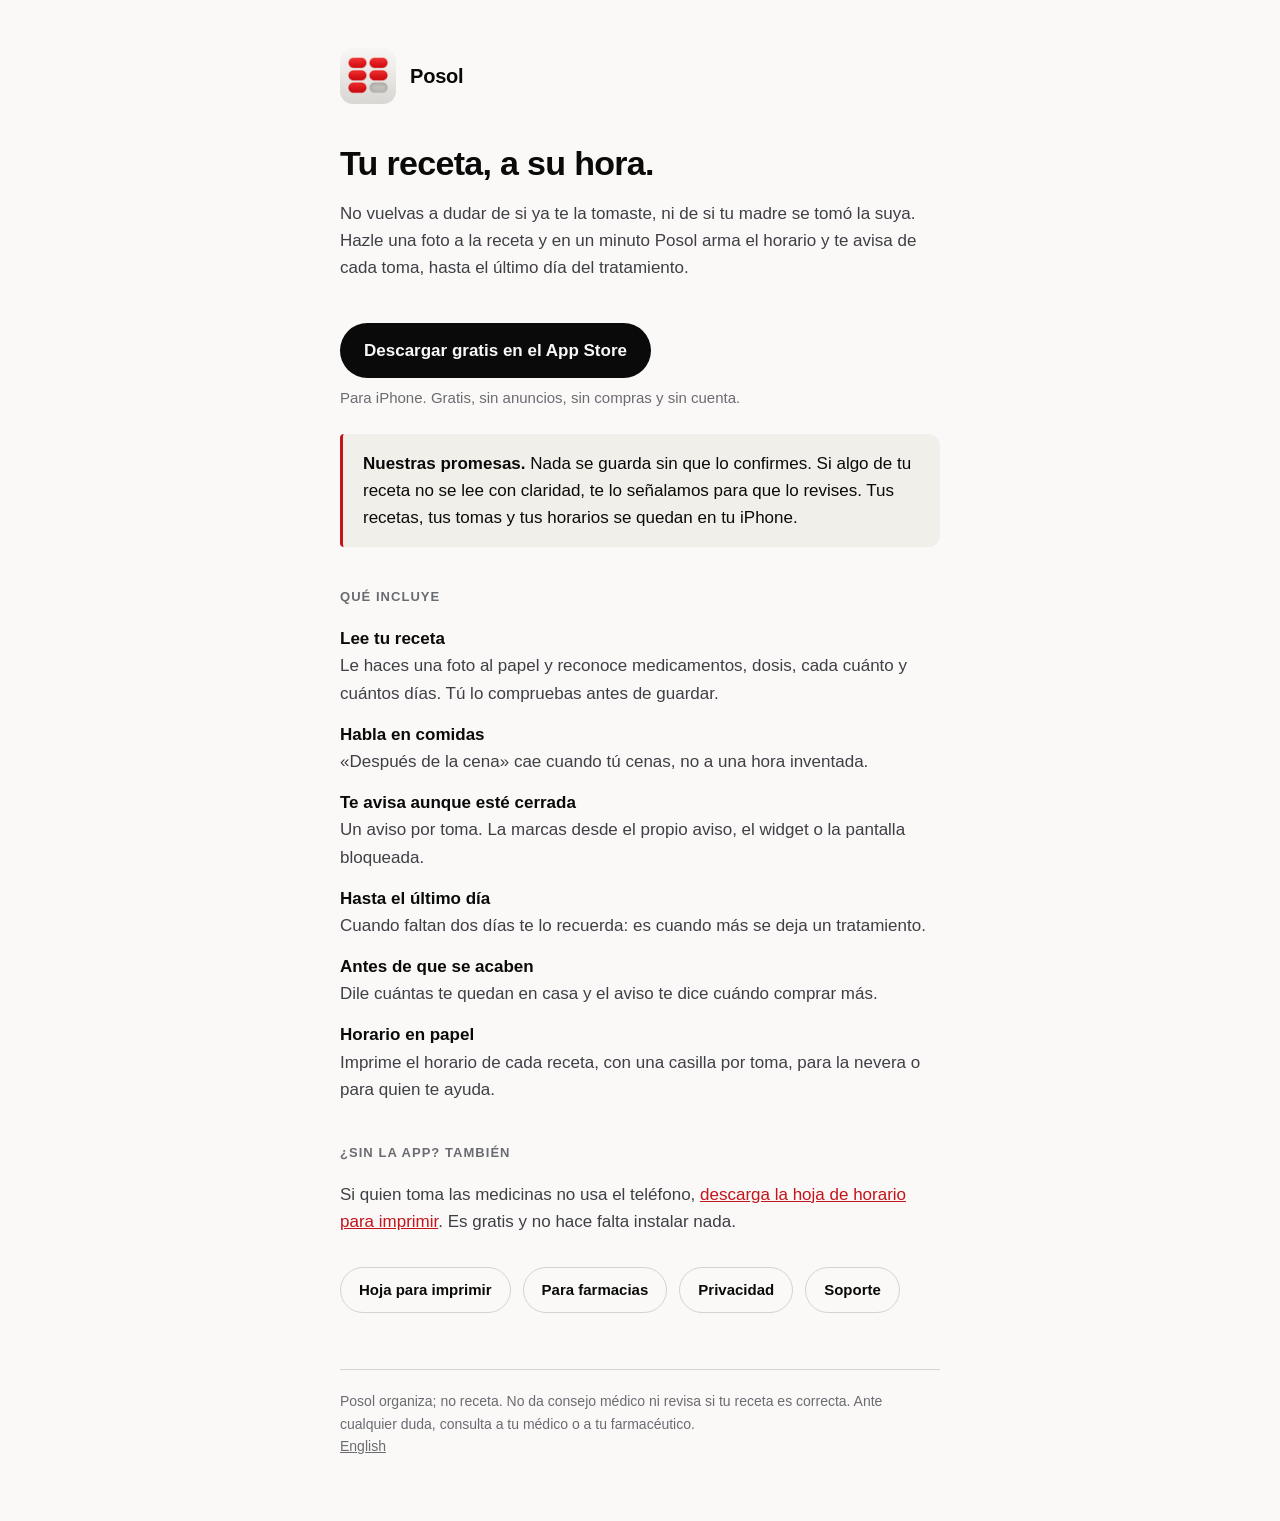
<file: dosis/index.html>
<!doctype html>
<html lang="es">
<head>
  <meta charset="utf-8">
  <title>Posol</title>
  <meta http-equiv="refresh" content="0; url=/posol/">
  <link rel="canonical" href="https://dev-jackson.github.io/posol/">
</head>
<body><p>Dosis ahora se llama Posol: <a href="/posol/">ir a la página</a>.</p></body>
</html>
</file>
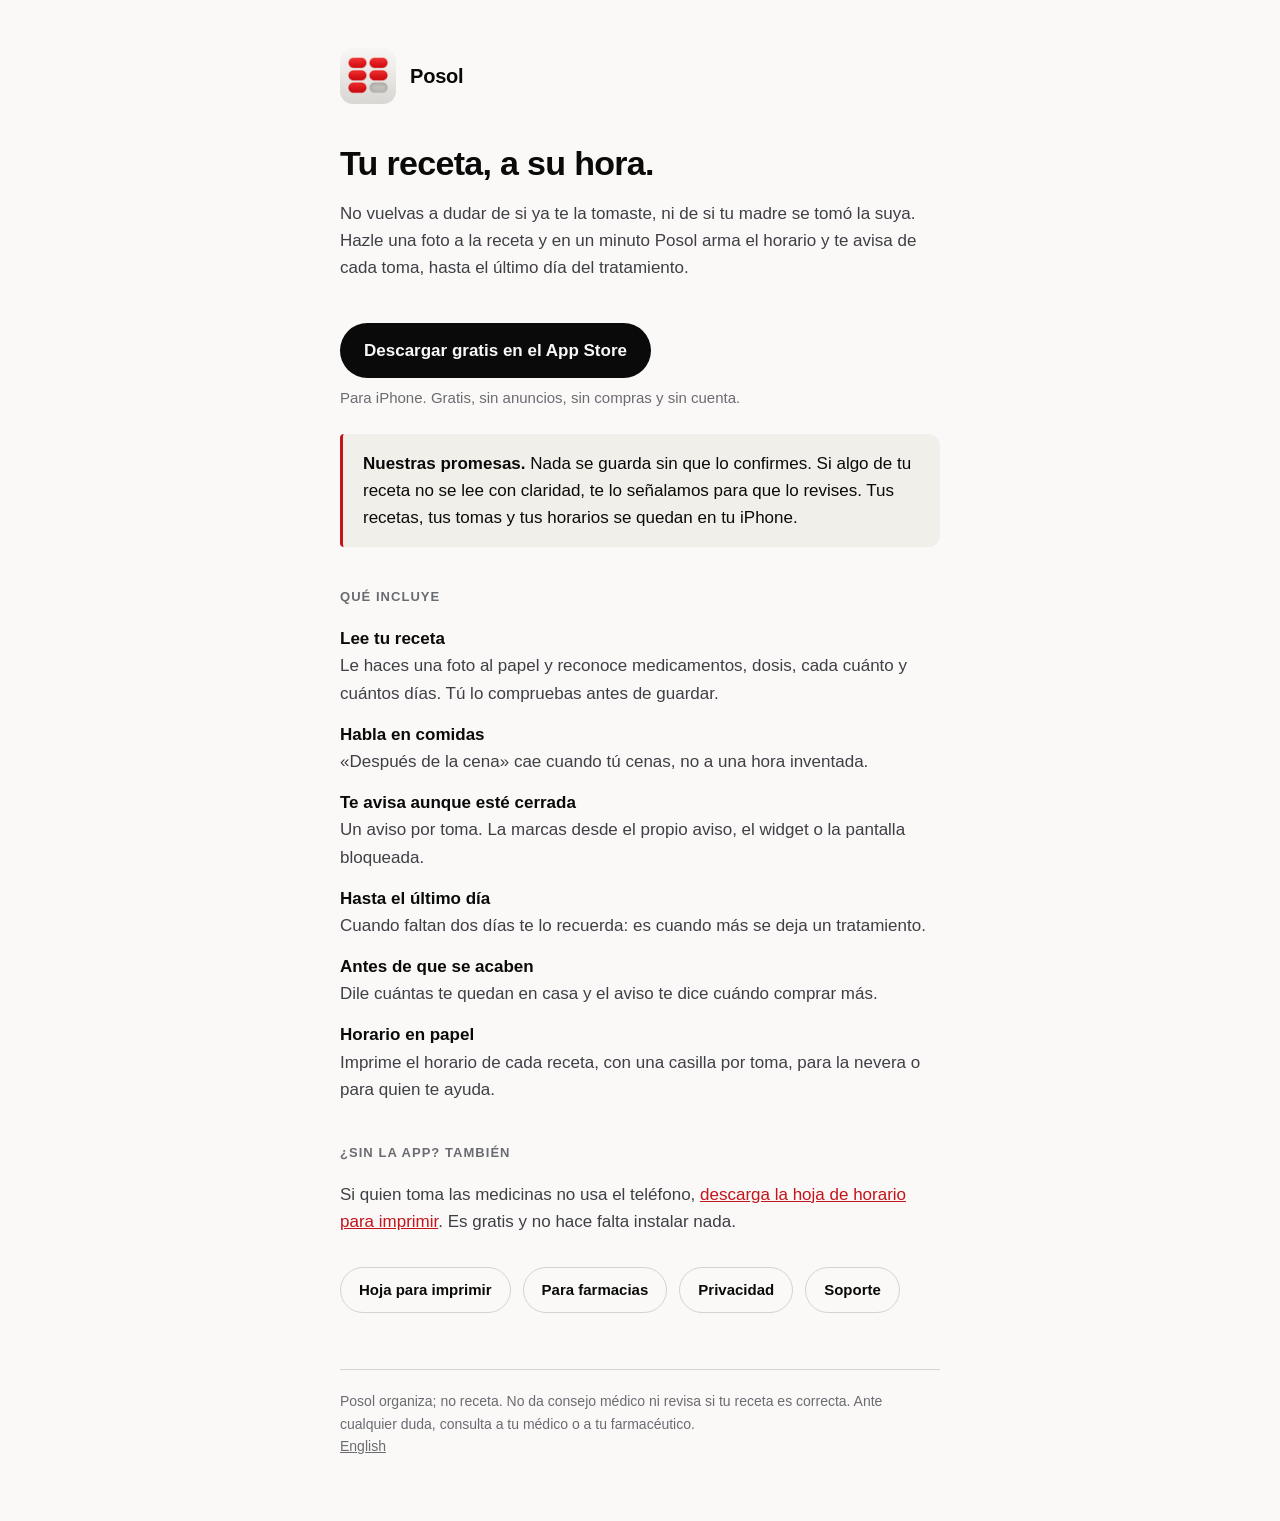
<file: posol/index.html>
<!doctype html>
<html lang="es">
<head>
  <meta charset="utf-8">
  <meta name="viewport" content="width=device-width, initial-scale=1">
  <title>Posol: tu receta, a su hora</title>
  <meta name="description" content="No vuelvas a dudar de si ya te la tomaste. Hazle una foto a tu receta y Posol te avisa de cada toma, hasta el último día. Gratis, sin cuenta y sin anuncios.">
  <link rel="icon" href="icono.png">
  <link rel="apple-touch-icon" href="icono.png">
  <link rel="alternate" hreflang="es" href="https://dev-jackson.github.io/posol/">
  <link rel="alternate" hreflang="en" href="https://dev-jackson.github.io/posol/en/">
  <link rel="stylesheet" href="estilo.css">
</head>
<body>
<main>
  <header class="marca">
    <img src="icono.png" alt="">
    <a href="./">Posol</a>
  </header>

  <h1>Tu receta, a su hora.</h1>
  <p>No vuelvas a dudar de si ya te la tomaste, ni de si tu madre se tomó la suya. Hazle una foto a la receta y en un minuto Posol arma el horario y te avisa de cada toma, hasta el último día del tratamiento.</p>

  <a class="tienda" href="https://apps.apple.com/app/apple-store/id6816821435?pt=126855972&amp;mt=8&amp;ct=web">Descargar gratis en el App Store</a>
  <p class="nota">Para iPhone. Gratis, sin anuncios, sin compras y sin cuenta.</p>

  <div class="corto">
    <p><strong>Nuestras promesas.</strong> Nada se guarda sin que lo confirmes. Si algo de tu receta no se lee con claridad, te lo señalamos para que lo revises. Tus recetas, tus tomas y tus horarios se quedan en tu iPhone.</p>
  </div>

  <h2>Qué incluye</h2>
  <ul class="piezas">
    <li><strong>Lee tu receta</strong>Le haces una foto al papel y reconoce medicamentos, dosis, cada cuánto y cuántos días. Tú lo compruebas antes de guardar.</li>
    <li><strong>Habla en comidas</strong>«Después de la cena» cae cuando tú cenas, no a una hora inventada.</li>
    <li><strong>Te avisa aunque esté cerrada</strong>Un aviso por toma. La marcas desde el propio aviso, el widget o la pantalla bloqueada.</li>
    <li><strong>Hasta el último día</strong>Cuando faltan dos días te lo recuerda: es cuando más se deja un tratamiento.</li>
    <li><strong>Antes de que se acaben</strong>Dile cuántas te quedan en casa y el aviso te dice cuándo comprar más.</li>
    <li><strong>Horario en papel</strong>Imprime el horario de cada receta, con una casilla por toma, para la nevera o para quien te ayuda.</li>
  </ul>

  <h2>¿Sin la app? También</h2>
  <p>Si quien toma las medicinas no usa el teléfono, <a href="horario/">descarga la hoja de horario para imprimir</a>. Es gratis y no hace falta instalar nada.</p>

  <nav class="enlaces">
    <a href="horario/">Hoja para imprimir</a>
    <a href="farmacias/">Para farmacias</a>
    <a href="privacidad/">Privacidad</a>
    <a href="soporte/">Soporte</a>
  </nav>

  <footer>
    Posol organiza; no receta. No da consejo médico ni revisa si tu receta es correcta. Ante cualquier duda, consulta a tu médico o a tu farmacéutico.<br>
    <a href="en/" hreflang="en" lang="en">English</a>
  </footer>
</main>
</body>
</html>
</file>
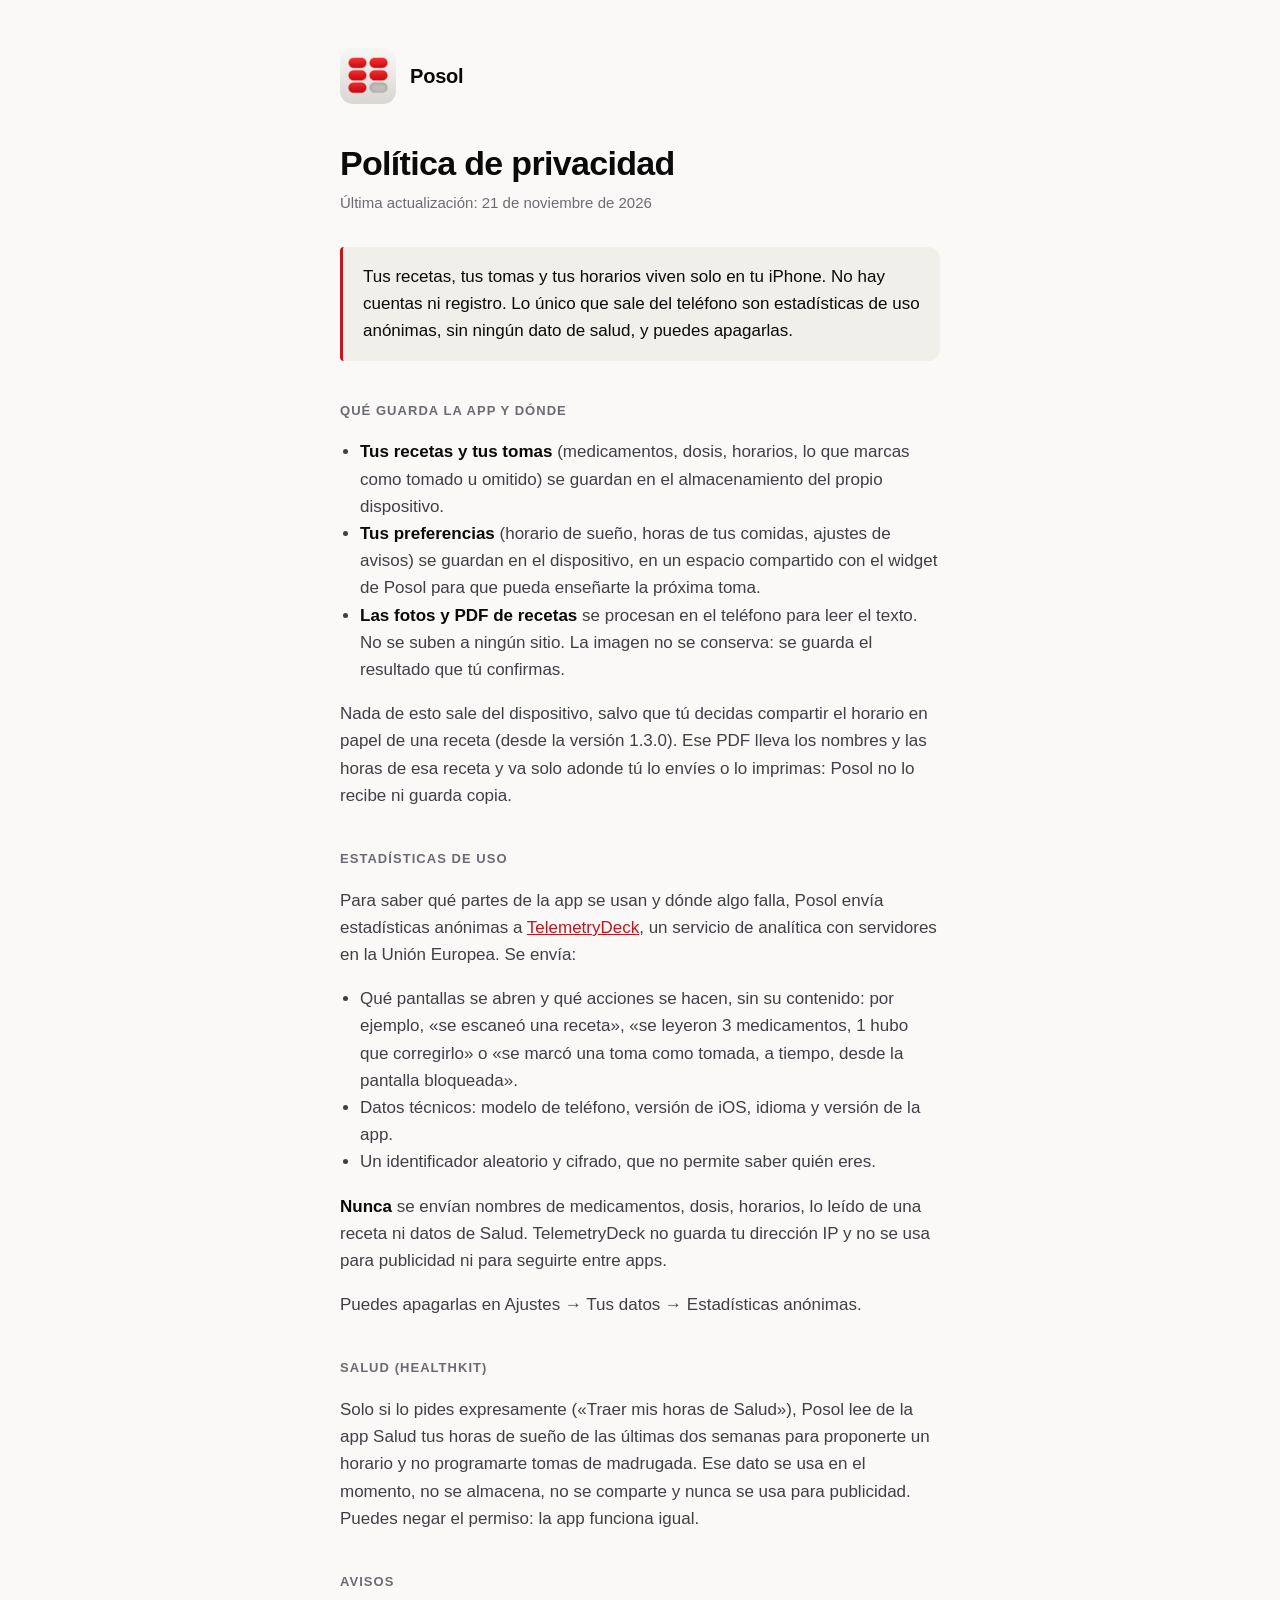
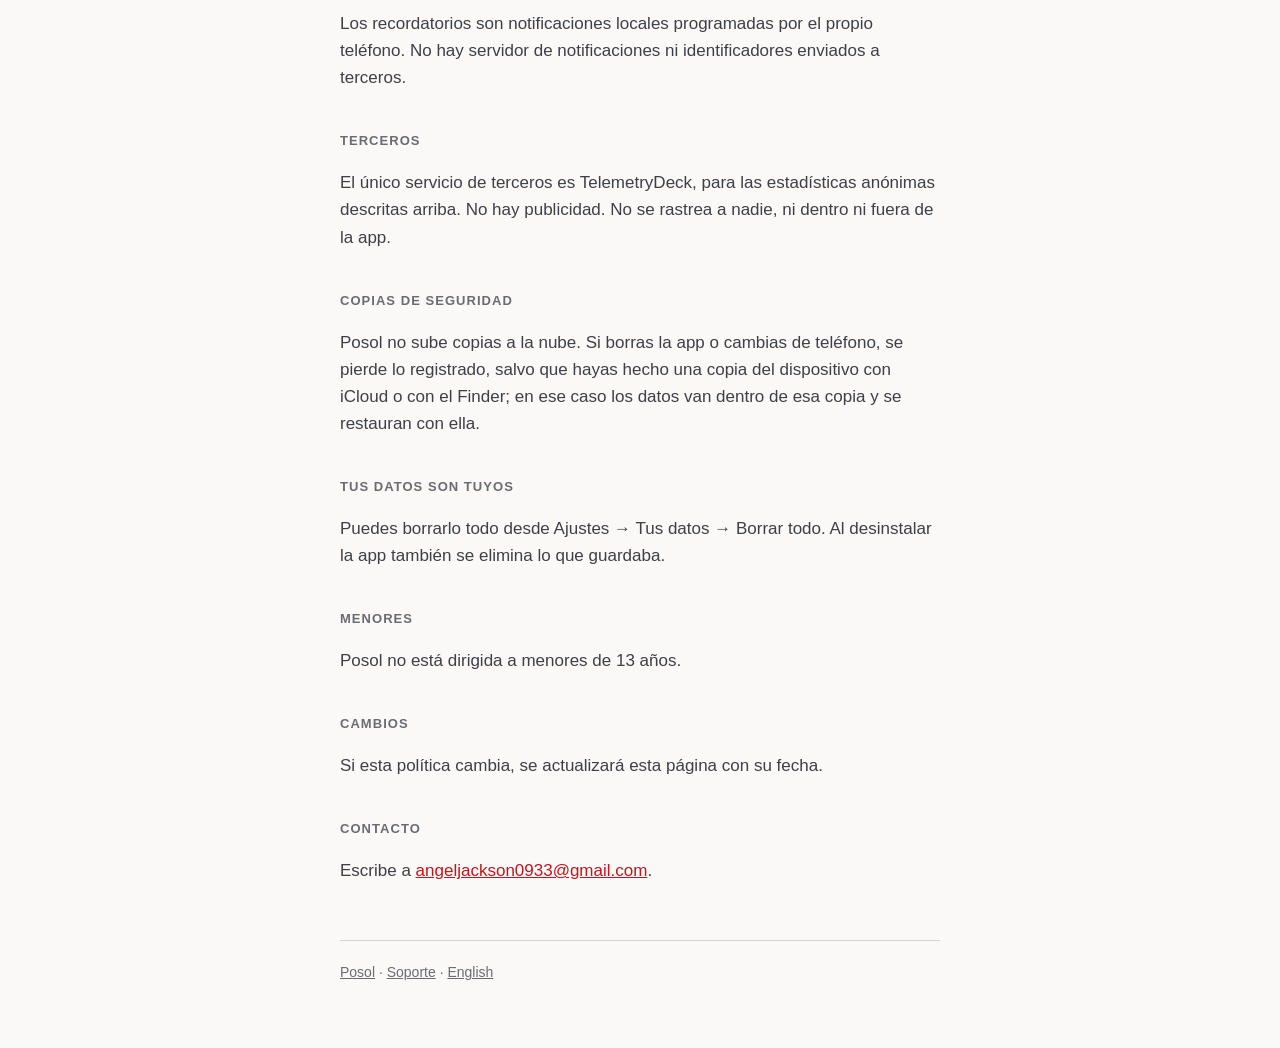
<file: dosis/privacidad/index.html>
<!doctype html>
<html lang="es">
<head>
  <meta charset="utf-8">
  <title>Posol</title>
  <meta http-equiv="refresh" content="0; url=/posol/privacidad/">
  <link rel="canonical" href="https://dev-jackson.github.io/posol/privacidad/">
</head>
<body><p>Dosis ahora se llama Posol: <a href="/posol/privacidad/">ir a la página</a>.</p></body>
</html>
</file>
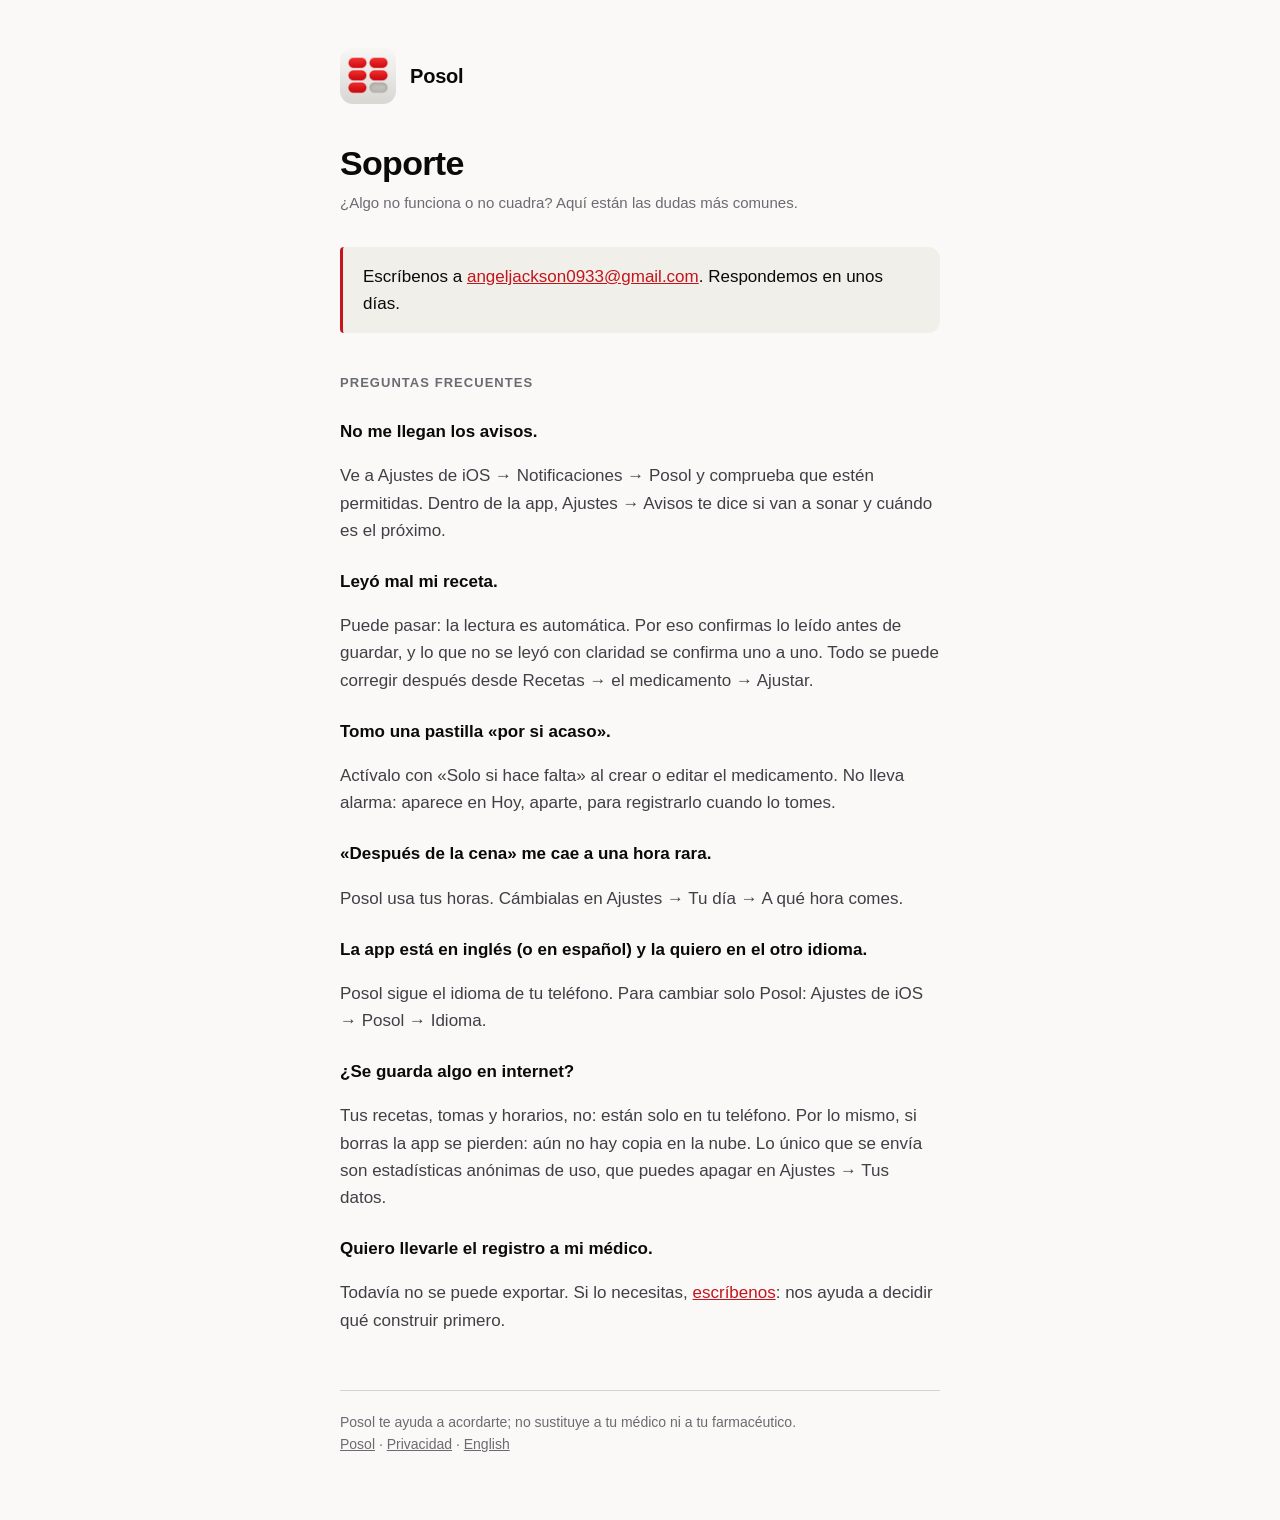
<file: dosis/soporte/index.html>
<!doctype html>
<html lang="es">
<head>
  <meta charset="utf-8">
  <title>Posol</title>
  <meta http-equiv="refresh" content="0; url=/posol/soporte/">
  <link rel="canonical" href="https://dev-jackson.github.io/posol/soporte/">
</head>
<body><p>Dosis ahora se llama Posol: <a href="/posol/soporte/">ir a la página</a>.</p></body>
</html>
</file>
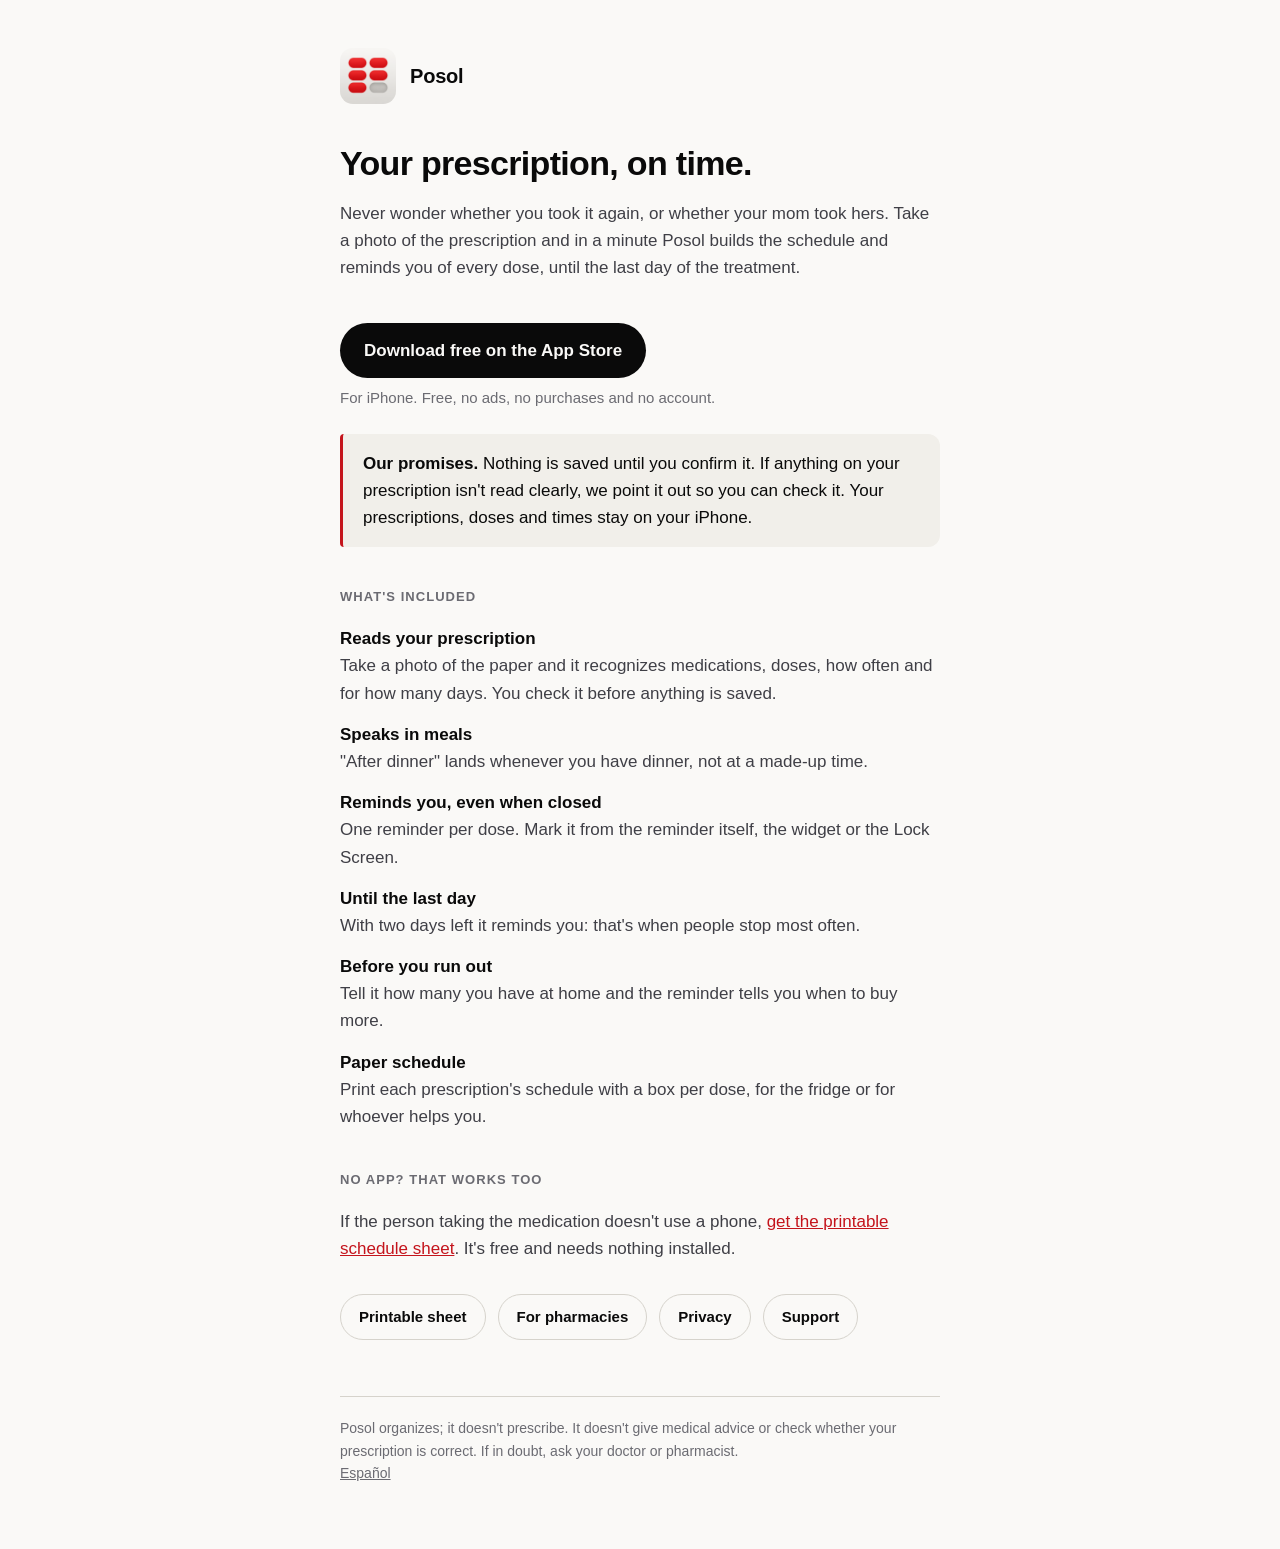
<file: posol/en/index.html>
<!doctype html>
<html lang="en">
<head>
  <meta charset="utf-8">
  <meta name="viewport" content="width=device-width, initial-scale=1">
  <title>Posol: your prescription, on time</title>
  <meta name="description" content="Never wonder whether you took it again. Take a photo of your prescription and Posol reminds you of every dose, until the last day. Free, no account, no ads.">
  <link rel="icon" href="../icono.png">
  <link rel="apple-touch-icon" href="../icono.png">
  <link rel="alternate" hreflang="es" href="https://dev-jackson.github.io/posol/">
  <link rel="alternate" hreflang="en" href="https://dev-jackson.github.io/posol/en/">
  <link rel="stylesheet" href="../estilo.css">
</head>
<body>
<main>
  <header class="marca">
    <img src="../icono.png" alt="">
    <a href="./">Posol</a>
  </header>

  <h1>Your prescription, on time.</h1>
  <p>Never wonder whether you took it again, or whether your mom took hers. Take a photo of the prescription and in a minute Posol builds the schedule and reminds you of every dose, until the last day of the treatment.</p>

  <a class="tienda" href="https://apps.apple.com/app/apple-store/id6816821435?pt=126855972&amp;mt=8&amp;ct=web">Download free on the App Store</a>
  <p class="nota">For iPhone. Free, no ads, no purchases and no account.</p>

  <div class="corto">
    <p><strong>Our promises.</strong> Nothing is saved until you confirm it. If anything on your prescription isn't read clearly, we point it out so you can check it. Your prescriptions, doses and times stay on your iPhone.</p>
  </div>

  <h2>What's included</h2>
  <ul class="piezas">
    <li><strong>Reads your prescription</strong>Take a photo of the paper and it recognizes medications, doses, how often and for how many days. You check it before anything is saved.</li>
    <li><strong>Speaks in meals</strong>"After dinner" lands whenever you have dinner, not at a made-up time.</li>
    <li><strong>Reminds you, even when closed</strong>One reminder per dose. Mark it from the reminder itself, the widget or the Lock Screen.</li>
    <li><strong>Until the last day</strong>With two days left it reminds you: that's when people stop most often.</li>
    <li><strong>Before you run out</strong>Tell it how many you have at home and the reminder tells you when to buy more.</li>
    <li><strong>Paper schedule</strong>Print each prescription's schedule with a box per dose, for the fridge or for whoever helps you.</li>
  </ul>

  <h2>No app? That works too</h2>
  <p>If the person taking the medication doesn't use a phone, <a href="schedule/">get the printable schedule sheet</a>. It's free and needs nothing installed.</p>

  <nav class="enlaces">
    <a href="schedule/">Printable sheet</a>
    <a href="pharmacies/">For pharmacies</a>
    <a href="privacy/">Privacy</a>
    <a href="support/">Support</a>
  </nav>

  <footer>
    Posol organizes; it doesn't prescribe. It doesn't give medical advice or check whether your prescription is correct. If in doubt, ask your doctor or pharmacist.<br>
    <a href="../" hreflang="es" lang="es">Español</a>
  </footer>
</main>
</body>
</html>
</file>
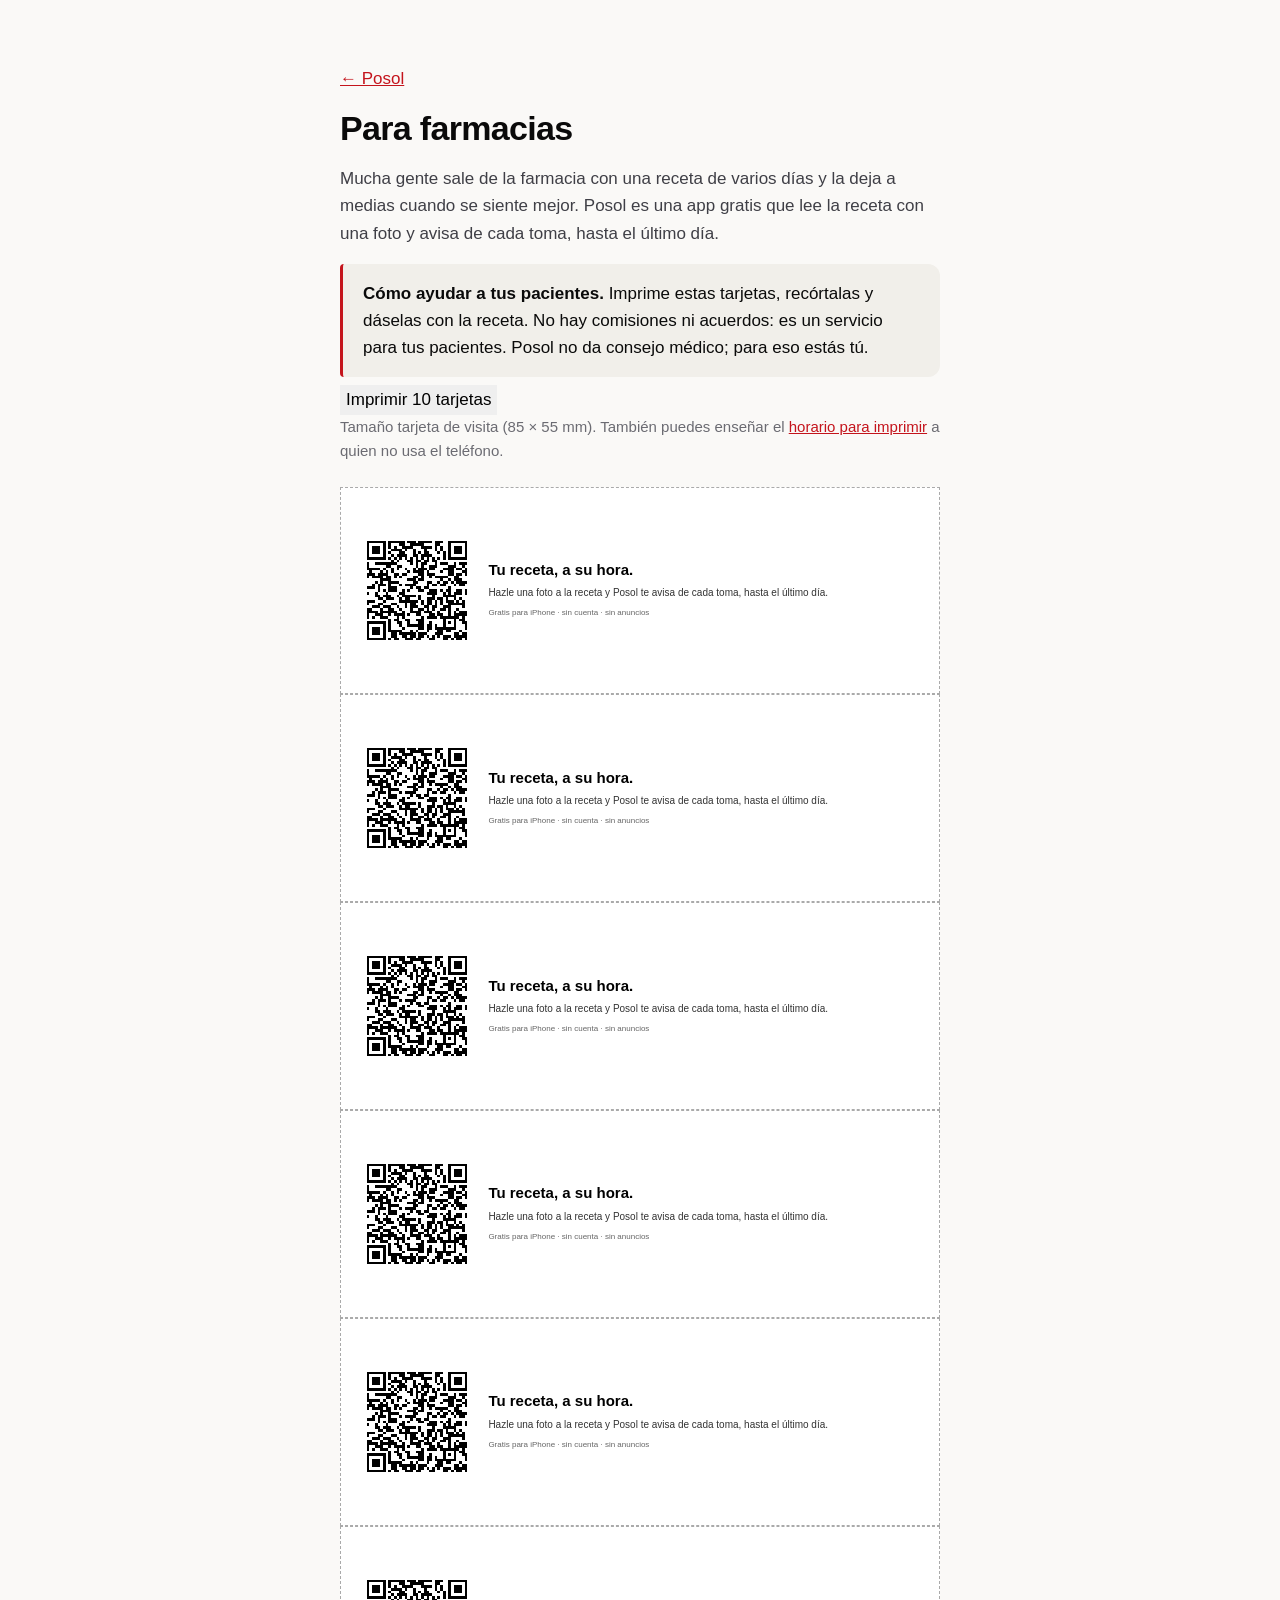
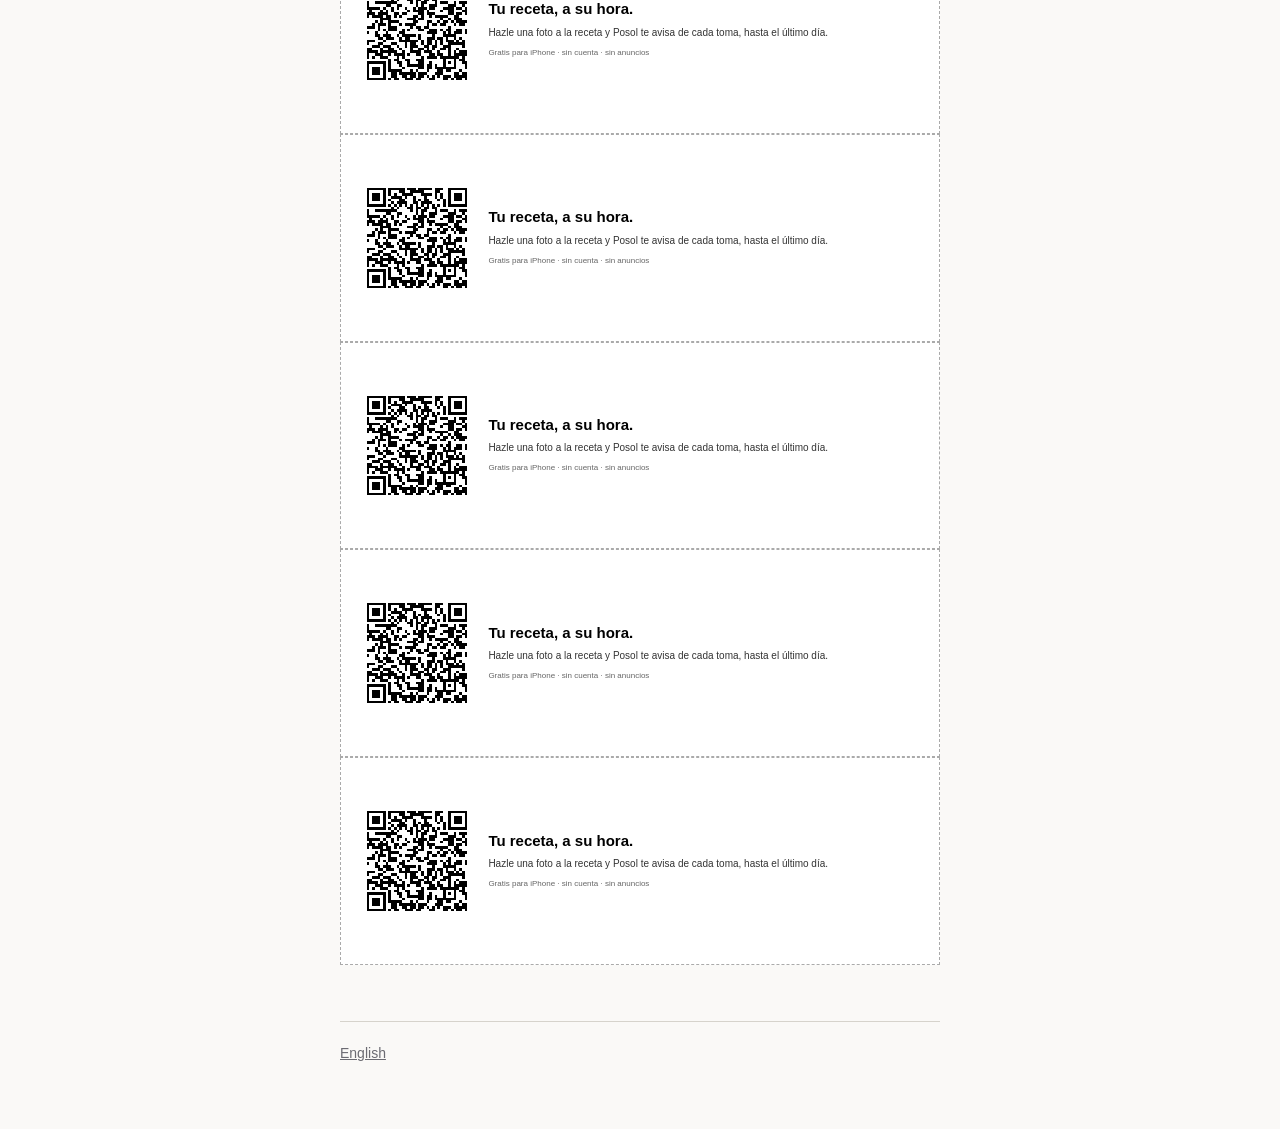
<file: posol/farmacias/index.html>
<!doctype html>
<html lang="es">
<head>
  <meta charset="utf-8">
  <meta name="viewport" content="width=device-width, initial-scale=1">
  <title>Posol para farmacias</title>
  <meta name="description" content="Tarjetas para imprimir y dar a quien sale con una receta. Gratis, sin comisiones.">
  <link rel="icon" href="../icono.png">
  <link rel="alternate" hreflang="es" href="https://dev-jackson.github.io/posol/farmacias/">
  <link rel="alternate" hreflang="en" href="https://dev-jackson.github.io/posol/en/pharmacies/">
  <link rel="stylesheet" href="../estilo.css">
  <style>@media print { @page { size: portrait; } }</style>
</head>
<body>
<main>
  <div class="solo-pantalla">
  <p class="solo-pantalla"><a href="../">← Posol</a></p>
  <h1>Para farmacias</h1><p>Mucha gente sale de la farmacia con una receta de varios días y la deja a medias cuando se siente mejor. Posol es una app gratis que lee la receta con una foto y avisa de cada toma, hasta el último día.</p><div class="corto"><p><strong>Cómo ayudar a tus pacientes.</strong> Imprime estas tarjetas, recórtalas y dáselas con la receta. No hay comisiones ni acuerdos: es un servicio para tus pacientes. Posol no da consejo médico; para eso estás tú.</p></div><button class="tienda imprimir" onclick="window.print()">Imprimir 10 tarjetas</button><p class="nota">Tamaño tarjeta de visita (85 × 55 mm). También puedes enseñar el <a href="../horario/">horario para imprimir</a> a quien no usa el teléfono.</p>
  </div>
  <div class="tarjetas">
<div class="tarjeta"><img class="qr" src="../qr-farmacia.svg" alt="Código QR para descargar Posol en el App Store"><div><strong>Tu receta, a su hora.</strong><p>Hazle una foto a la receta y Posol te avisa de cada toma, hasta el último día.</p><small>Gratis para iPhone · sin cuenta · sin anuncios</small></div></div>
<div class="tarjeta"><img class="qr" src="../qr-farmacia.svg" alt="Código QR para descargar Posol en el App Store"><div><strong>Tu receta, a su hora.</strong><p>Hazle una foto a la receta y Posol te avisa de cada toma, hasta el último día.</p><small>Gratis para iPhone · sin cuenta · sin anuncios</small></div></div>
<div class="tarjeta"><img class="qr" src="../qr-farmacia.svg" alt="Código QR para descargar Posol en el App Store"><div><strong>Tu receta, a su hora.</strong><p>Hazle una foto a la receta y Posol te avisa de cada toma, hasta el último día.</p><small>Gratis para iPhone · sin cuenta · sin anuncios</small></div></div>
<div class="tarjeta"><img class="qr" src="../qr-farmacia.svg" alt="Código QR para descargar Posol en el App Store"><div><strong>Tu receta, a su hora.</strong><p>Hazle una foto a la receta y Posol te avisa de cada toma, hasta el último día.</p><small>Gratis para iPhone · sin cuenta · sin anuncios</small></div></div>
<div class="tarjeta"><img class="qr" src="../qr-farmacia.svg" alt="Código QR para descargar Posol en el App Store"><div><strong>Tu receta, a su hora.</strong><p>Hazle una foto a la receta y Posol te avisa de cada toma, hasta el último día.</p><small>Gratis para iPhone · sin cuenta · sin anuncios</small></div></div>
<div class="tarjeta"><img class="qr" src="../qr-farmacia.svg" alt="Código QR para descargar Posol en el App Store"><div><strong>Tu receta, a su hora.</strong><p>Hazle una foto a la receta y Posol te avisa de cada toma, hasta el último día.</p><small>Gratis para iPhone · sin cuenta · sin anuncios</small></div></div>
<div class="tarjeta"><img class="qr" src="../qr-farmacia.svg" alt="Código QR para descargar Posol en el App Store"><div><strong>Tu receta, a su hora.</strong><p>Hazle una foto a la receta y Posol te avisa de cada toma, hasta el último día.</p><small>Gratis para iPhone · sin cuenta · sin anuncios</small></div></div>
<div class="tarjeta"><img class="qr" src="../qr-farmacia.svg" alt="Código QR para descargar Posol en el App Store"><div><strong>Tu receta, a su hora.</strong><p>Hazle una foto a la receta y Posol te avisa de cada toma, hasta el último día.</p><small>Gratis para iPhone · sin cuenta · sin anuncios</small></div></div>
<div class="tarjeta"><img class="qr" src="../qr-farmacia.svg" alt="Código QR para descargar Posol en el App Store"><div><strong>Tu receta, a su hora.</strong><p>Hazle una foto a la receta y Posol te avisa de cada toma, hasta el último día.</p><small>Gratis para iPhone · sin cuenta · sin anuncios</small></div></div>
<div class="tarjeta"><img class="qr" src="../qr-farmacia.svg" alt="Código QR para descargar Posol en el App Store"><div><strong>Tu receta, a su hora.</strong><p>Hazle una foto a la receta y Posol te avisa de cada toma, hasta el último día.</p><small>Gratis para iPhone · sin cuenta · sin anuncios</small></div></div>
  </div>
  <footer class="solo-pantalla">
    <a href="../en/pharmacies/" hreflang="en">English</a>
  </footer>
</main>
</body>
</html>
</file>
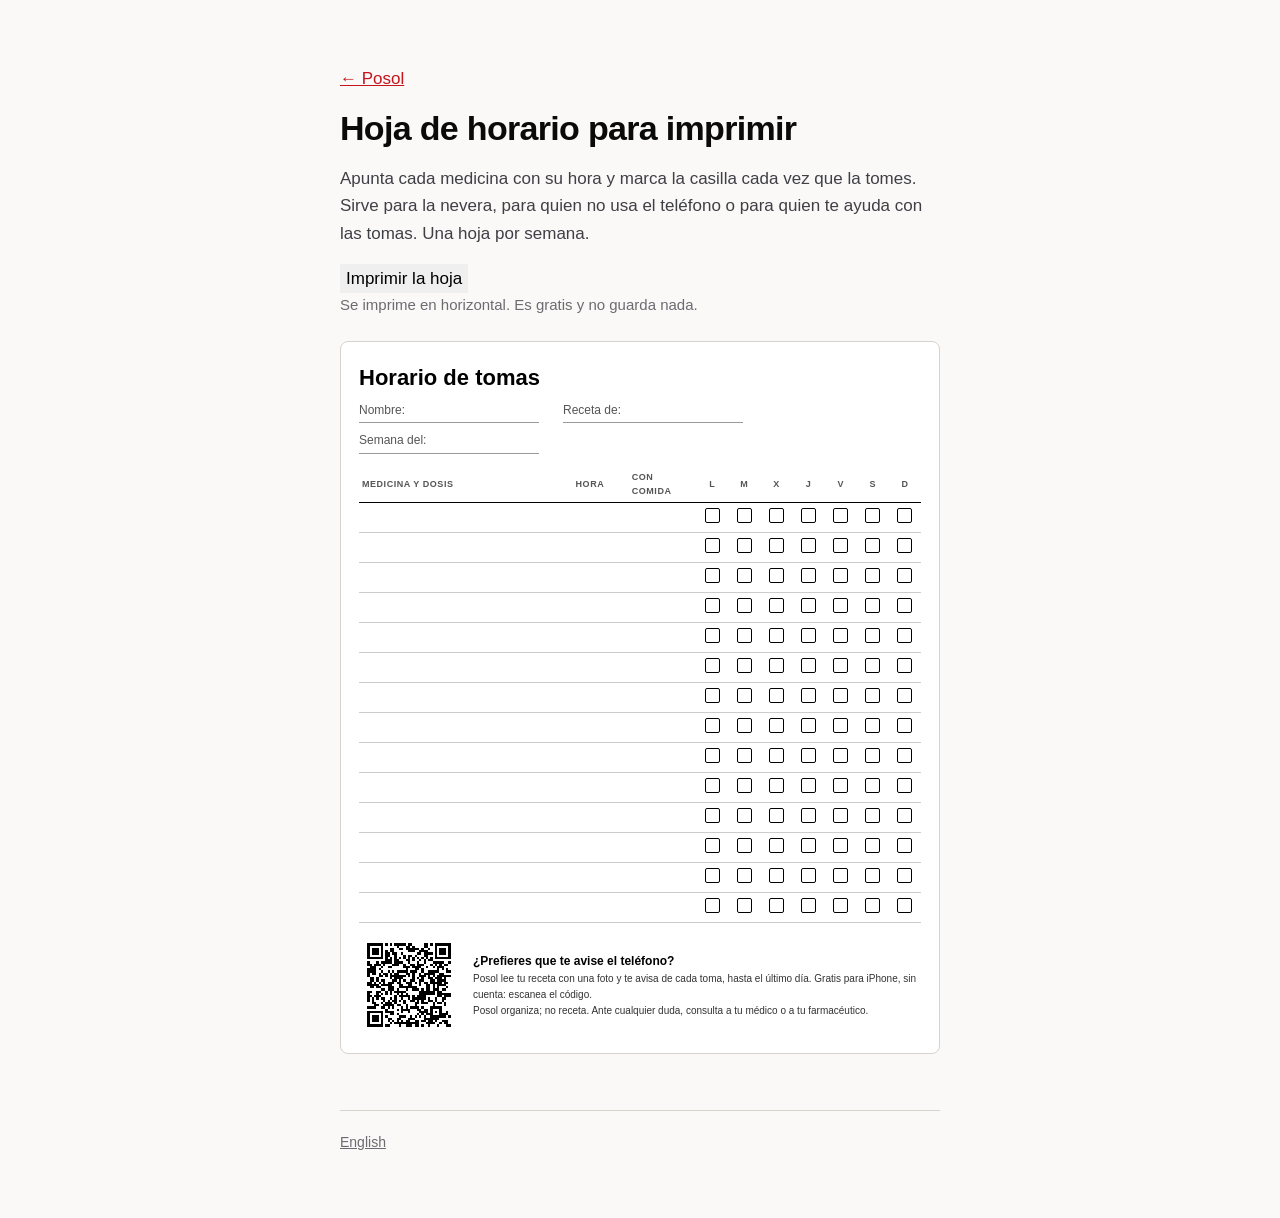
<file: posol/horario/index.html>
<!doctype html>
<html lang="es">
<head>
  <meta charset="utf-8">
  <meta name="viewport" content="width=device-width, initial-scale=1">
  <title>Hoja de horario de medicinas para imprimir · Posol</title>
  <meta name="description" content="Hoja gratis para imprimir: apunta cada medicina y su hora y marca una casilla por toma. Para la nevera o para quien no usa el teléfono.">
  <link rel="icon" href="../icono.png">
  <link rel="alternate" hreflang="es" href="https://dev-jackson.github.io/posol/horario/">
  <link rel="alternate" hreflang="en" href="https://dev-jackson.github.io/posol/en/schedule/">
  <link rel="stylesheet" href="../estilo.css">
  <style>@media print { @page { size: landscape; } }</style>
</head>
<body>
<main>
  <div class="solo-pantalla">
  <p class="solo-pantalla"><a href="../">← Posol</a></p>
  <h1>Hoja de horario para imprimir</h1><p>Apunta cada medicina con su hora y marca la casilla cada vez que la tomes. Sirve para la nevera, para quien no usa el teléfono o para quien te ayuda con las tomas. Una hoja por semana.</p><button class="tienda imprimir" onclick="window.print()">Imprimir la hoja</button><p class="nota">Se imprime en horizontal. Es gratis y no guarda nada.</p>
  </div>
  <div class="hoja">
    <h3>Horario de tomas</h3>
    <div class="campos"><span>Nombre:</span><span>Receta de:</span><span>Semana del:</span></div>
    <table>
      <thead><tr><th style="width:38%">Medicina y dosis</th><th style="width:10%">Hora</th><th style="width:12%">Con comida</th><th class="dia">L</th><th class="dia">M</th><th class="dia">X</th><th class="dia">J</th><th class="dia">V</th><th class="dia">S</th><th class="dia">D</th></tr></thead>
      <tbody>
<tr><td></td><td></td><td></td><td class="dia"></td><td class="dia"></td><td class="dia"></td><td class="dia"></td><td class="dia"></td><td class="dia"></td><td class="dia"></td></tr>
<tr><td></td><td></td><td></td><td class="dia"></td><td class="dia"></td><td class="dia"></td><td class="dia"></td><td class="dia"></td><td class="dia"></td><td class="dia"></td></tr>
<tr><td></td><td></td><td></td><td class="dia"></td><td class="dia"></td><td class="dia"></td><td class="dia"></td><td class="dia"></td><td class="dia"></td><td class="dia"></td></tr>
<tr><td></td><td></td><td></td><td class="dia"></td><td class="dia"></td><td class="dia"></td><td class="dia"></td><td class="dia"></td><td class="dia"></td><td class="dia"></td></tr>
<tr><td></td><td></td><td></td><td class="dia"></td><td class="dia"></td><td class="dia"></td><td class="dia"></td><td class="dia"></td><td class="dia"></td><td class="dia"></td></tr>
<tr><td></td><td></td><td></td><td class="dia"></td><td class="dia"></td><td class="dia"></td><td class="dia"></td><td class="dia"></td><td class="dia"></td><td class="dia"></td></tr>
<tr><td></td><td></td><td></td><td class="dia"></td><td class="dia"></td><td class="dia"></td><td class="dia"></td><td class="dia"></td><td class="dia"></td><td class="dia"></td></tr>
<tr><td></td><td></td><td></td><td class="dia"></td><td class="dia"></td><td class="dia"></td><td class="dia"></td><td class="dia"></td><td class="dia"></td><td class="dia"></td></tr>
<tr><td></td><td></td><td></td><td class="dia"></td><td class="dia"></td><td class="dia"></td><td class="dia"></td><td class="dia"></td><td class="dia"></td><td class="dia"></td></tr>
<tr><td></td><td></td><td></td><td class="dia"></td><td class="dia"></td><td class="dia"></td><td class="dia"></td><td class="dia"></td><td class="dia"></td><td class="dia"></td></tr>
<tr><td></td><td></td><td></td><td class="dia"></td><td class="dia"></td><td class="dia"></td><td class="dia"></td><td class="dia"></td><td class="dia"></td><td class="dia"></td></tr>
<tr><td></td><td></td><td></td><td class="dia"></td><td class="dia"></td><td class="dia"></td><td class="dia"></td><td class="dia"></td><td class="dia"></td><td class="dia"></td></tr>
<tr><td></td><td></td><td></td><td class="dia"></td><td class="dia"></td><td class="dia"></td><td class="dia"></td><td class="dia"></td><td class="dia"></td><td class="dia"></td></tr>
<tr><td></td><td></td><td></td><td class="dia"></td><td class="dia"></td><td class="dia"></td><td class="dia"></td><td class="dia"></td><td class="dia"></td><td class="dia"></td></tr>
      </tbody>
    </table>
    <div class="pie"><img src="../qr-hoja.svg" alt="Código QR para descargar Posol en el App Store"><div><strong>¿Prefieres que te avise el teléfono?</strong><p>Posol lee tu receta con una foto y te avisa de cada toma, hasta el último día. Gratis para iPhone, sin cuenta: escanea el código.</p><p>Posol organiza; no receta. Ante cualquier duda, consulta a tu médico o a tu farmacéutico.</p></div></div>
  </div>
  <footer class="solo-pantalla">
    <a href="../en/schedule/" hreflang="en">English</a>
  </footer>
</main>
</body>
</html>
</file>
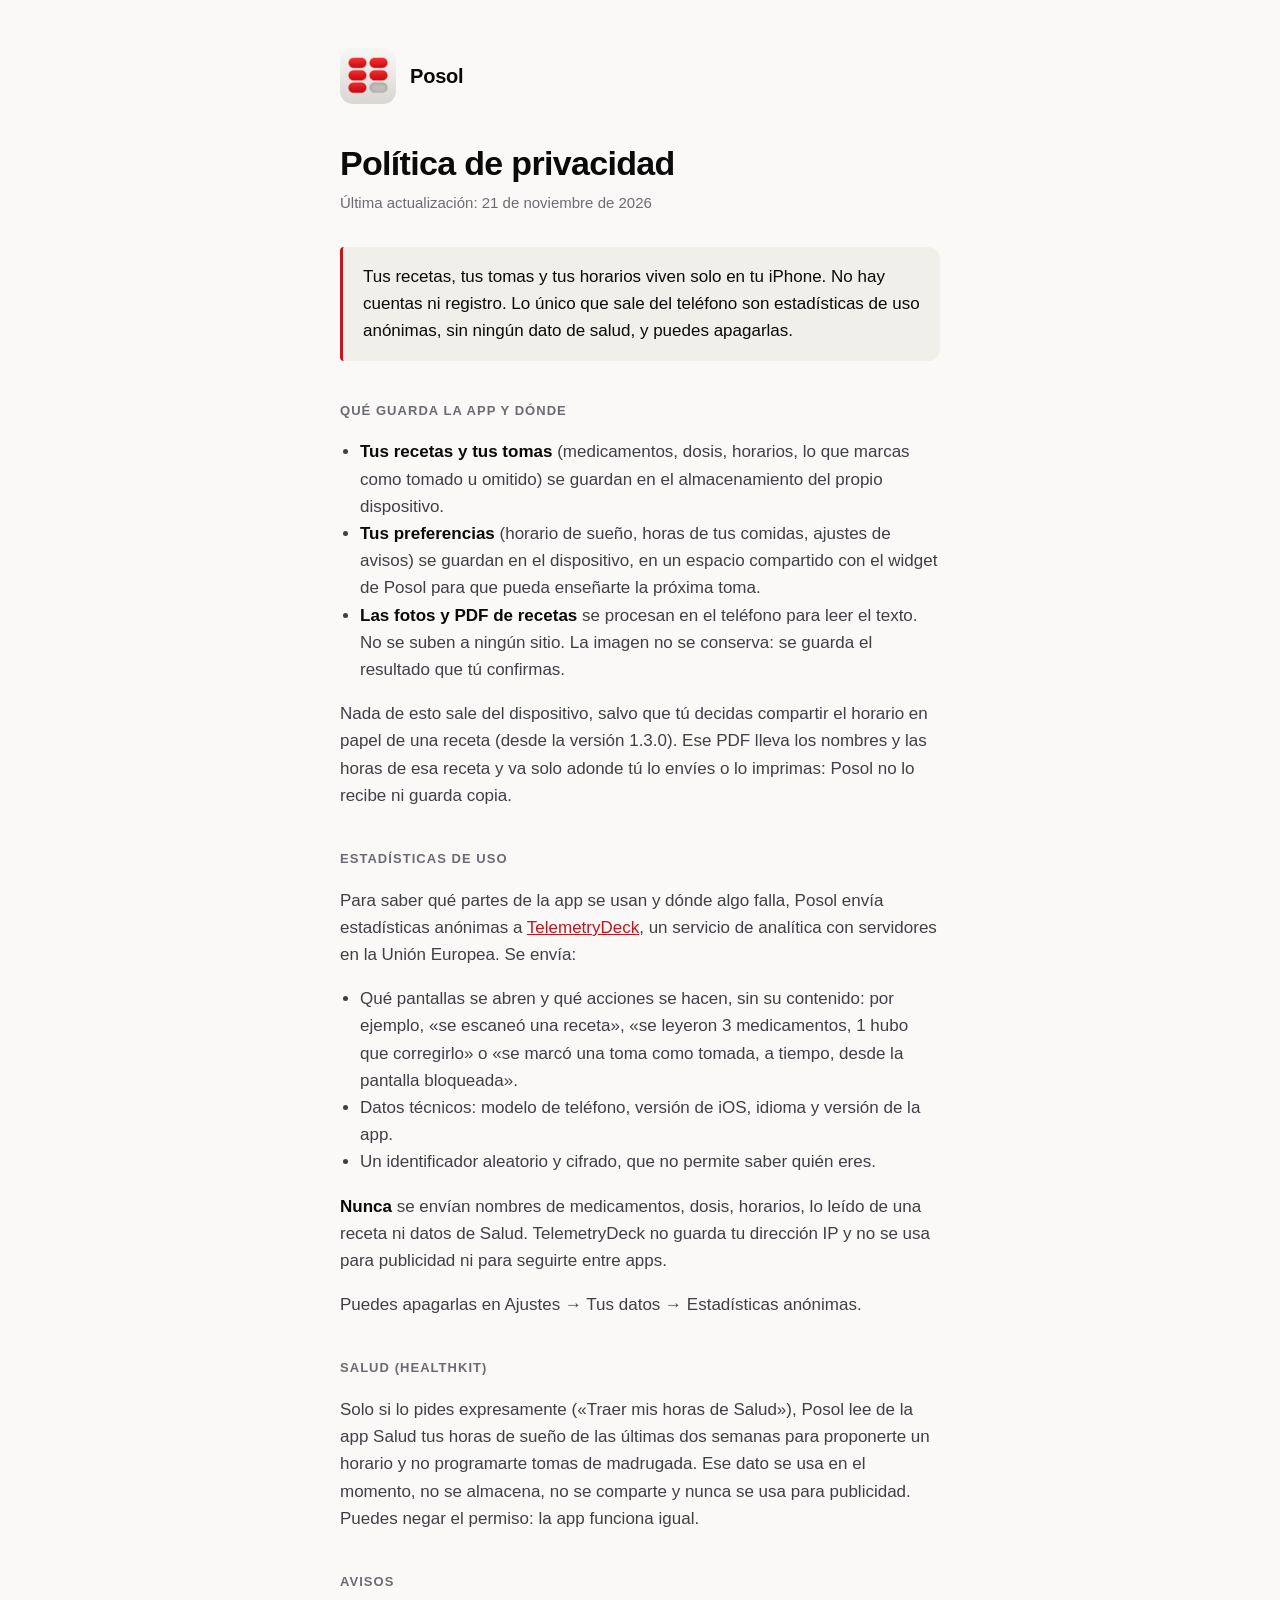
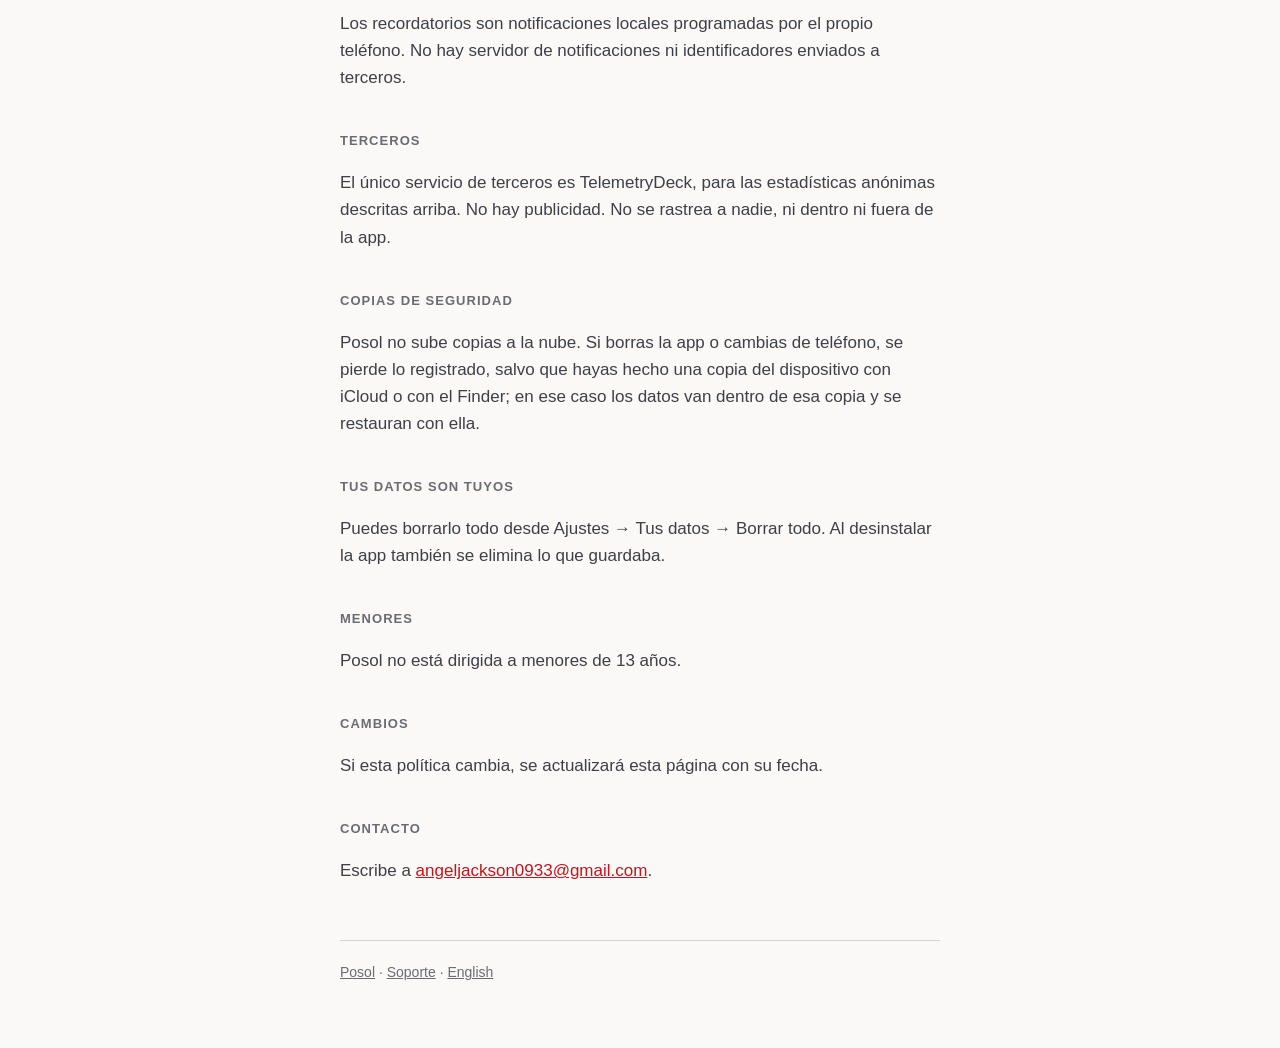
<file: posol/privacidad/index.html>
<!doctype html>
<html lang="es">
<head>
  <meta charset="utf-8">
  <meta name="viewport" content="width=device-width, initial-scale=1">
  <title>Privacidad · Posol</title>
  <meta name="description" content="Política de privacidad de Posol. Tus recetas y tomas viven solo en tu iPhone; solo se envían estadísticas anónimas.">
  <link rel="icon" href="../icono.png">
  <link rel="alternate" hreflang="es" href="https://dev-jackson.github.io/posol/privacidad/">
  <link rel="alternate" hreflang="en" href="https://dev-jackson.github.io/posol/en/privacy/">
  <link rel="stylesheet" href="../estilo.css">
</head>
<body>
<main>
  <header class="marca">
    <img src="../icono.png" alt="">
    <a href="../">Posol</a>
  </header>

  <h1>Política de privacidad</h1>
  <p class="fecha">Última actualización: 21 de noviembre de 2026</p>

  <div class="corto">
    <p>Tus recetas, tus tomas y tus horarios viven solo en tu iPhone. No hay cuentas ni registro. Lo único que sale del teléfono son estadísticas de uso anónimas, sin ningún dato de salud, y puedes apagarlas.</p>
  </div>

  <h2>Qué guarda la app y dónde</h2>
  <ul>
    <li><strong>Tus recetas y tus tomas</strong> (medicamentos, dosis, horarios, lo que marcas como tomado u omitido) se guardan en el almacenamiento del propio dispositivo.</li>
    <li><strong>Tus preferencias</strong> (horario de sueño, horas de tus comidas, ajustes de avisos) se guardan en el dispositivo, en un espacio compartido con el widget de Posol para que pueda enseñarte la próxima toma.</li>
    <li><strong>Las fotos y PDF de recetas</strong> se procesan en el teléfono para leer el texto. No se suben a ningún sitio. La imagen no se conserva: se guarda el resultado que tú confirmas.</li>
  </ul>
  <p>Nada de esto sale del dispositivo, salvo que tú decidas compartir el horario en papel de una receta (desde la versión 1.3.0). Ese PDF lleva los nombres y las horas de esa receta y va solo adonde tú lo envíes o lo imprimas: Posol no lo recibe ni guarda copia.</p>

  <h2>Estadísticas de uso</h2>
  <p>Para saber qué partes de la app se usan y dónde algo falla, Posol envía estadísticas anónimas a <a href="https://telemetrydeck.com/privacy/">TelemetryDeck</a>, un servicio de analítica con servidores en la Unión Europea. Se envía:</p>
  <ul>
    <li>Qué pantallas se abren y qué acciones se hacen, sin su contenido: por ejemplo, «se escaneó una receta», «se leyeron 3 medicamentos, 1 hubo que corregirlo» o «se marcó una toma como tomada, a tiempo, desde la pantalla bloqueada».</li>
    <li>Datos técnicos: modelo de teléfono, versión de iOS, idioma y versión de la app.</li>
    <li>Un identificador aleatorio y cifrado, que no permite saber quién eres.</li>
  </ul>
  <p><strong>Nunca</strong> se envían nombres de medicamentos, dosis, horarios, lo leído de una receta ni datos de Salud. TelemetryDeck no guarda tu dirección IP y no se usa para publicidad ni para seguirte entre apps.</p>
  <p>Puedes apagarlas en Ajustes → Tus datos → Estadísticas anónimas.</p>

  <h2>Salud (HealthKit)</h2>
  <p>Solo si lo pides expresamente («Traer mis horas de Salud»), Posol lee de la app Salud tus horas de sueño de las últimas dos semanas para proponerte un horario y no programarte tomas de madrugada. Ese dato se usa en el momento, no se almacena, no se comparte y nunca se usa para publicidad. Puedes negar el permiso: la app funciona igual.</p>

  <h2>Avisos</h2>
  <p>Los recordatorios son notificaciones locales programadas por el propio teléfono. No hay servidor de notificaciones ni identificadores enviados a terceros.</p>

  <h2>Terceros</h2>
  <p>El único servicio de terceros es TelemetryDeck, para las estadísticas anónimas descritas arriba. No hay publicidad. No se rastrea a nadie, ni dentro ni fuera de la app.</p>

  <h2>Copias de seguridad</h2>
  <p>Posol no sube copias a la nube. Si borras la app o cambias de teléfono, se pierde lo registrado, salvo que hayas hecho una copia del dispositivo con iCloud o con el Finder; en ese caso los datos van dentro de esa copia y se restauran con ella.</p>

  <h2>Tus datos son tuyos</h2>
  <p>Puedes borrarlo todo desde Ajustes → Tus datos → Borrar todo. Al desinstalar la app también se elimina lo que guardaba.</p>

  <h2>Menores</h2>
  <p>Posol no está dirigida a menores de 13 años.</p>

  <h2>Cambios</h2>
  <p>Si esta política cambia, se actualizará esta página con su fecha.</p>

  <h2>Contacto</h2>
  <p>Escribe a <a href="mailto:angeljackson0933@gmail.com">angeljackson0933@gmail.com</a>.</p>

  <footer>
    <a href="../">Posol</a> · <a href="../soporte/">Soporte</a> · <a href="../en/privacy/" hreflang="en" lang="en">English</a>
  </footer>
</main>
</body>
</html>
</file>
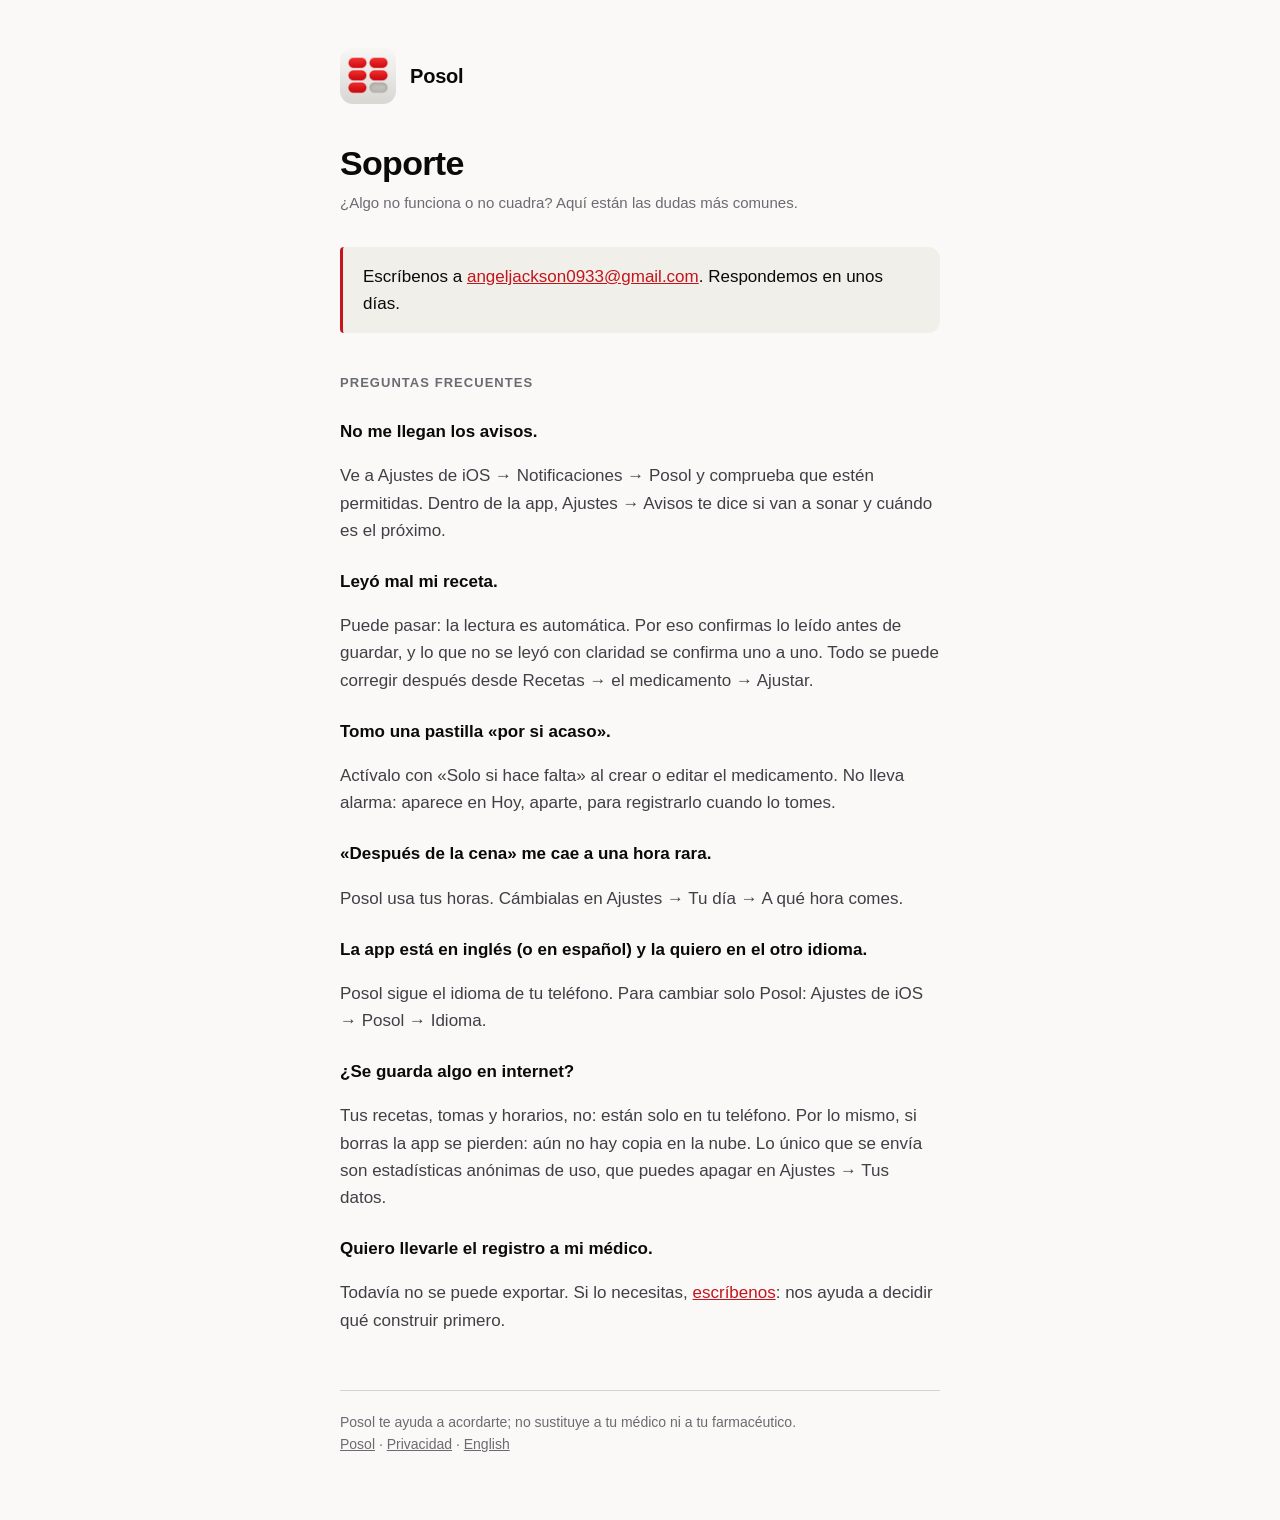
<file: posol/soporte/index.html>
<!doctype html>
<html lang="es">
<head>
  <meta charset="utf-8">
  <meta name="viewport" content="width=device-width, initial-scale=1">
  <title>Soporte · Posol</title>
  <meta name="description" content="Ayuda y contacto de Posol.">
  <link rel="icon" href="../icono.png">
  <link rel="alternate" hreflang="es" href="https://dev-jackson.github.io/posol/soporte/">
  <link rel="alternate" hreflang="en" href="https://dev-jackson.github.io/posol/en/support/">
  <link rel="stylesheet" href="../estilo.css">
</head>
<body>
<main>
  <header class="marca">
    <img src="../icono.png" alt="">
    <a href="../">Posol</a>
  </header>

  <h1>Soporte</h1>
  <p class="fecha">¿Algo no funciona o no cuadra? Aquí están las dudas más comunes.</p>

  <div class="corto">
    <p>Escríbenos a <a href="mailto:angeljackson0933@gmail.com?subject=Posol">angeljackson0933@gmail.com</a>. Respondemos en unos días.</p>
  </div>

  <h2>Preguntas frecuentes</h2>

  <h3>No me llegan los avisos.</h3>
  <p>Ve a Ajustes de iOS → Notificaciones → Posol y comprueba que estén permitidas. Dentro de la app, Ajustes → Avisos te dice si van a sonar y cuándo es el próximo.</p>

  <h3>Leyó mal mi receta.</h3>
  <p>Puede pasar: la lectura es automática. Por eso confirmas lo leído antes de guardar, y lo que no se leyó con claridad se confirma uno a uno. Todo se puede corregir después desde Recetas → el medicamento → Ajustar.</p>

  <h3>Tomo una pastilla «por si acaso».</h3>
  <p>Actívalo con «Solo si hace falta» al crear o editar el medicamento. No lleva alarma: aparece en Hoy, aparte, para registrarlo cuando lo tomes.</p>

  <h3>«Después de la cena» me cae a una hora rara.</h3>
  <p>Posol usa tus horas. Cámbialas en Ajustes → Tu día → A qué hora comes.</p>

  <h3>La app está en inglés (o en español) y la quiero en el otro idioma.</h3>
  <p>Posol sigue el idioma de tu teléfono. Para cambiar solo Posol: Ajustes de iOS → Posol → Idioma.</p>

  <h3>¿Se guarda algo en internet?</h3>
  <p>Tus recetas, tomas y horarios, no: están solo en tu teléfono. Por lo mismo, si borras la app se pierden: aún no hay copia en la nube. Lo único que se envía son estadísticas anónimas de uso, que puedes apagar en Ajustes → Tus datos.</p>

  <h3>Quiero llevarle el registro a mi médico.</h3>
  <p>Todavía no se puede exportar. Si lo necesitas, <a href="mailto:angeljackson0933@gmail.com?subject=Posol%3A%20exportar">escríbenos</a>: nos ayuda a decidir qué construir primero.</p>

  <footer>
    Posol te ayuda a acordarte; no sustituye a tu médico ni a tu farmacéutico.<br>
    <a href="../">Posol</a> · <a href="../privacidad/">Privacidad</a> · <a href="../en/support/" hreflang="en" lang="en">English</a>
  </footer>
</main>
</body>
</html>
</file>
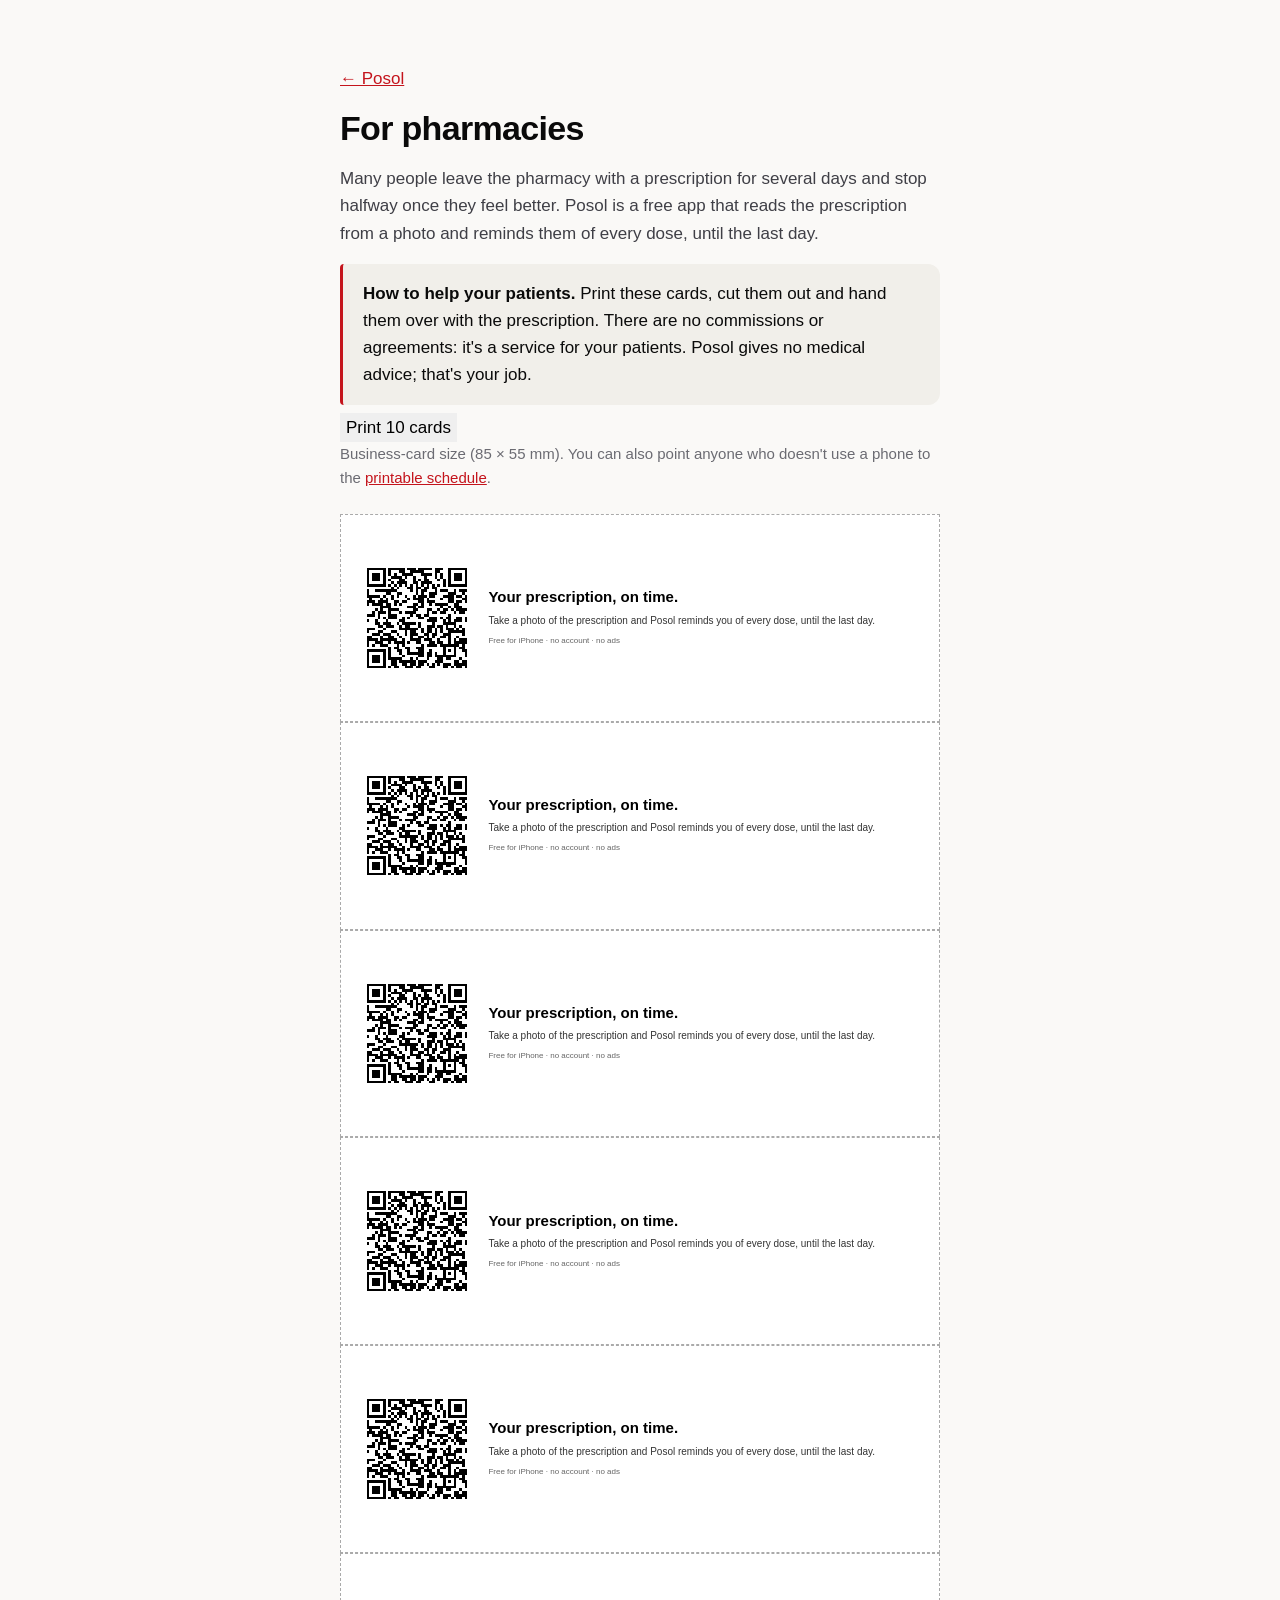
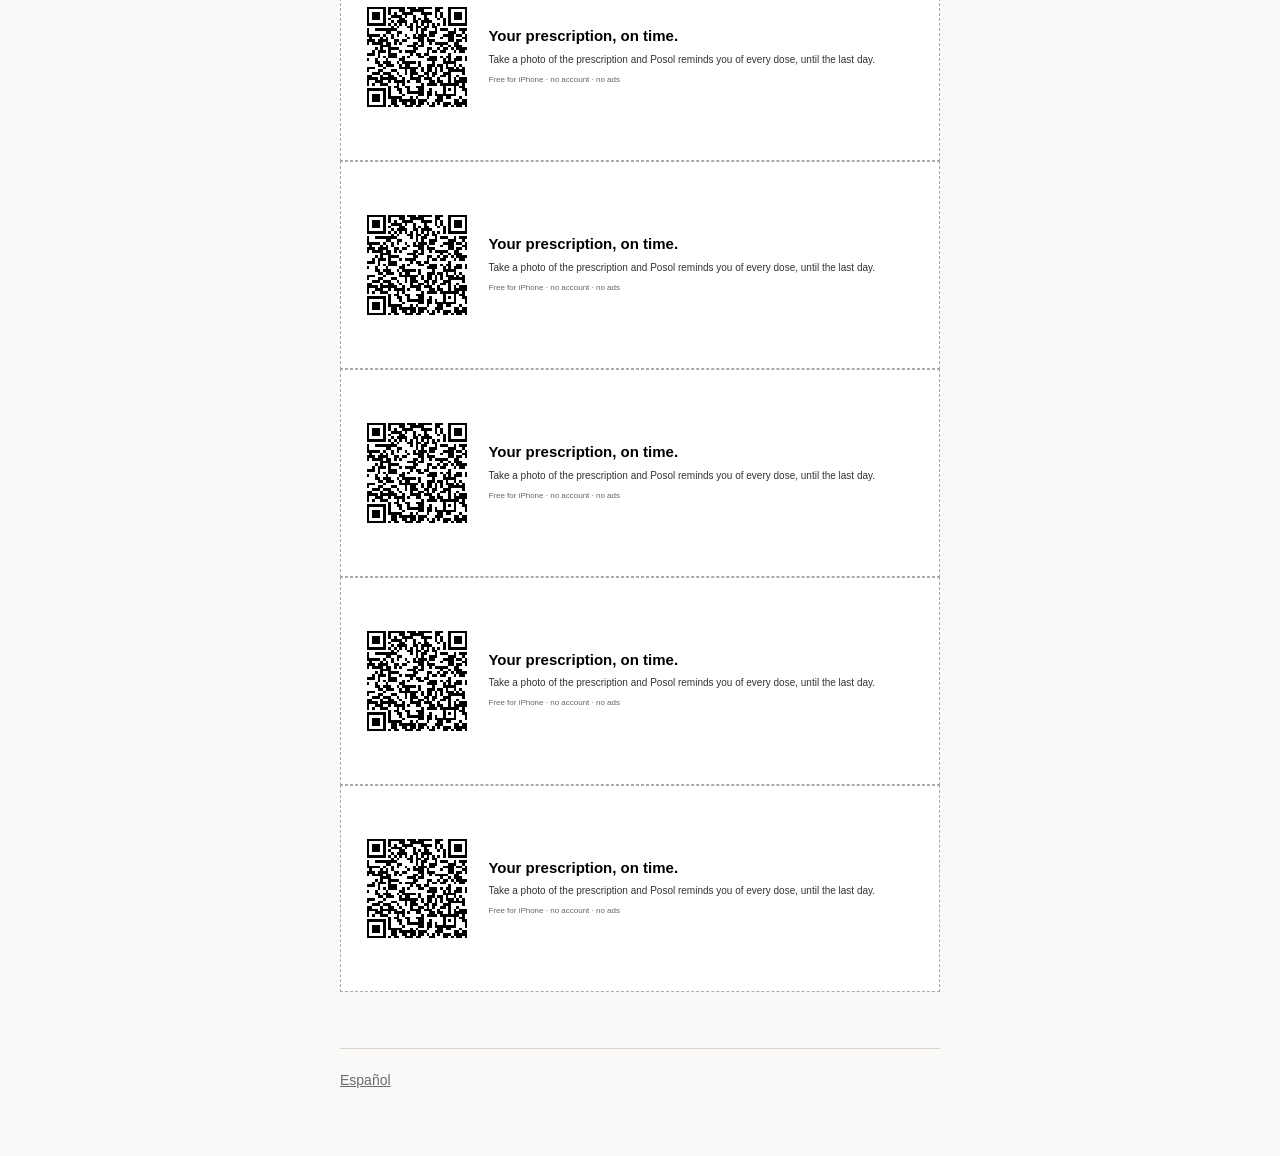
<file: posol/en/pharmacies/index.html>
<!doctype html>
<html lang="en">
<head>
  <meta charset="utf-8">
  <meta name="viewport" content="width=device-width, initial-scale=1">
  <title>Posol for pharmacies</title>
  <meta name="description" content="Cards to print and hand to anyone leaving with a prescription. Free, no commissions.">
  <link rel="icon" href="../../icono.png">
  <link rel="alternate" hreflang="es" href="https://dev-jackson.github.io/posol/farmacias/">
  <link rel="alternate" hreflang="en" href="https://dev-jackson.github.io/posol/en/pharmacies/">
  <link rel="stylesheet" href="../../estilo.css">
  <style>@media print { @page { size: portrait; } }</style>
</head>
<body>
<main>
  <div class="solo-pantalla">
  <p class="solo-pantalla"><a href="../">← Posol</a></p>
  <h1>For pharmacies</h1><p>Many people leave the pharmacy with a prescription for several days and stop halfway once they feel better. Posol is a free app that reads the prescription from a photo and reminds them of every dose, until the last day.</p><div class="corto"><p><strong>How to help your patients.</strong> Print these cards, cut them out and hand them over with the prescription. There are no commissions or agreements: it's a service for your patients. Posol gives no medical advice; that's your job.</p></div><button class="tienda imprimir" onclick="window.print()">Print 10 cards</button><p class="nota">Business-card size (85 × 55 mm). You can also point anyone who doesn't use a phone to the <a href="../schedule/">printable schedule</a>.</p>
  </div>
  <div class="tarjetas">
<div class="tarjeta"><img class="qr" src="../../qr-farmacia.svg" alt="QR code to download Posol on the App Store"><div><strong>Your prescription, on time.</strong><p>Take a photo of the prescription and Posol reminds you of every dose, until the last day.</p><small>Free for iPhone · no account · no ads</small></div></div>
<div class="tarjeta"><img class="qr" src="../../qr-farmacia.svg" alt="QR code to download Posol on the App Store"><div><strong>Your prescription, on time.</strong><p>Take a photo of the prescription and Posol reminds you of every dose, until the last day.</p><small>Free for iPhone · no account · no ads</small></div></div>
<div class="tarjeta"><img class="qr" src="../../qr-farmacia.svg" alt="QR code to download Posol on the App Store"><div><strong>Your prescription, on time.</strong><p>Take a photo of the prescription and Posol reminds you of every dose, until the last day.</p><small>Free for iPhone · no account · no ads</small></div></div>
<div class="tarjeta"><img class="qr" src="../../qr-farmacia.svg" alt="QR code to download Posol on the App Store"><div><strong>Your prescription, on time.</strong><p>Take a photo of the prescription and Posol reminds you of every dose, until the last day.</p><small>Free for iPhone · no account · no ads</small></div></div>
<div class="tarjeta"><img class="qr" src="../../qr-farmacia.svg" alt="QR code to download Posol on the App Store"><div><strong>Your prescription, on time.</strong><p>Take a photo of the prescription and Posol reminds you of every dose, until the last day.</p><small>Free for iPhone · no account · no ads</small></div></div>
<div class="tarjeta"><img class="qr" src="../../qr-farmacia.svg" alt="QR code to download Posol on the App Store"><div><strong>Your prescription, on time.</strong><p>Take a photo of the prescription and Posol reminds you of every dose, until the last day.</p><small>Free for iPhone · no account · no ads</small></div></div>
<div class="tarjeta"><img class="qr" src="../../qr-farmacia.svg" alt="QR code to download Posol on the App Store"><div><strong>Your prescription, on time.</strong><p>Take a photo of the prescription and Posol reminds you of every dose, until the last day.</p><small>Free for iPhone · no account · no ads</small></div></div>
<div class="tarjeta"><img class="qr" src="../../qr-farmacia.svg" alt="QR code to download Posol on the App Store"><div><strong>Your prescription, on time.</strong><p>Take a photo of the prescription and Posol reminds you of every dose, until the last day.</p><small>Free for iPhone · no account · no ads</small></div></div>
<div class="tarjeta"><img class="qr" src="../../qr-farmacia.svg" alt="QR code to download Posol on the App Store"><div><strong>Your prescription, on time.</strong><p>Take a photo of the prescription and Posol reminds you of every dose, until the last day.</p><small>Free for iPhone · no account · no ads</small></div></div>
<div class="tarjeta"><img class="qr" src="../../qr-farmacia.svg" alt="QR code to download Posol on the App Store"><div><strong>Your prescription, on time.</strong><p>Take a photo of the prescription and Posol reminds you of every dose, until the last day.</p><small>Free for iPhone · no account · no ads</small></div></div>
  </div>
  <footer class="solo-pantalla">
    <a href="../../farmacias/" hreflang="es">Español</a>
  </footer>
</main>
</body>
</html>
</file>
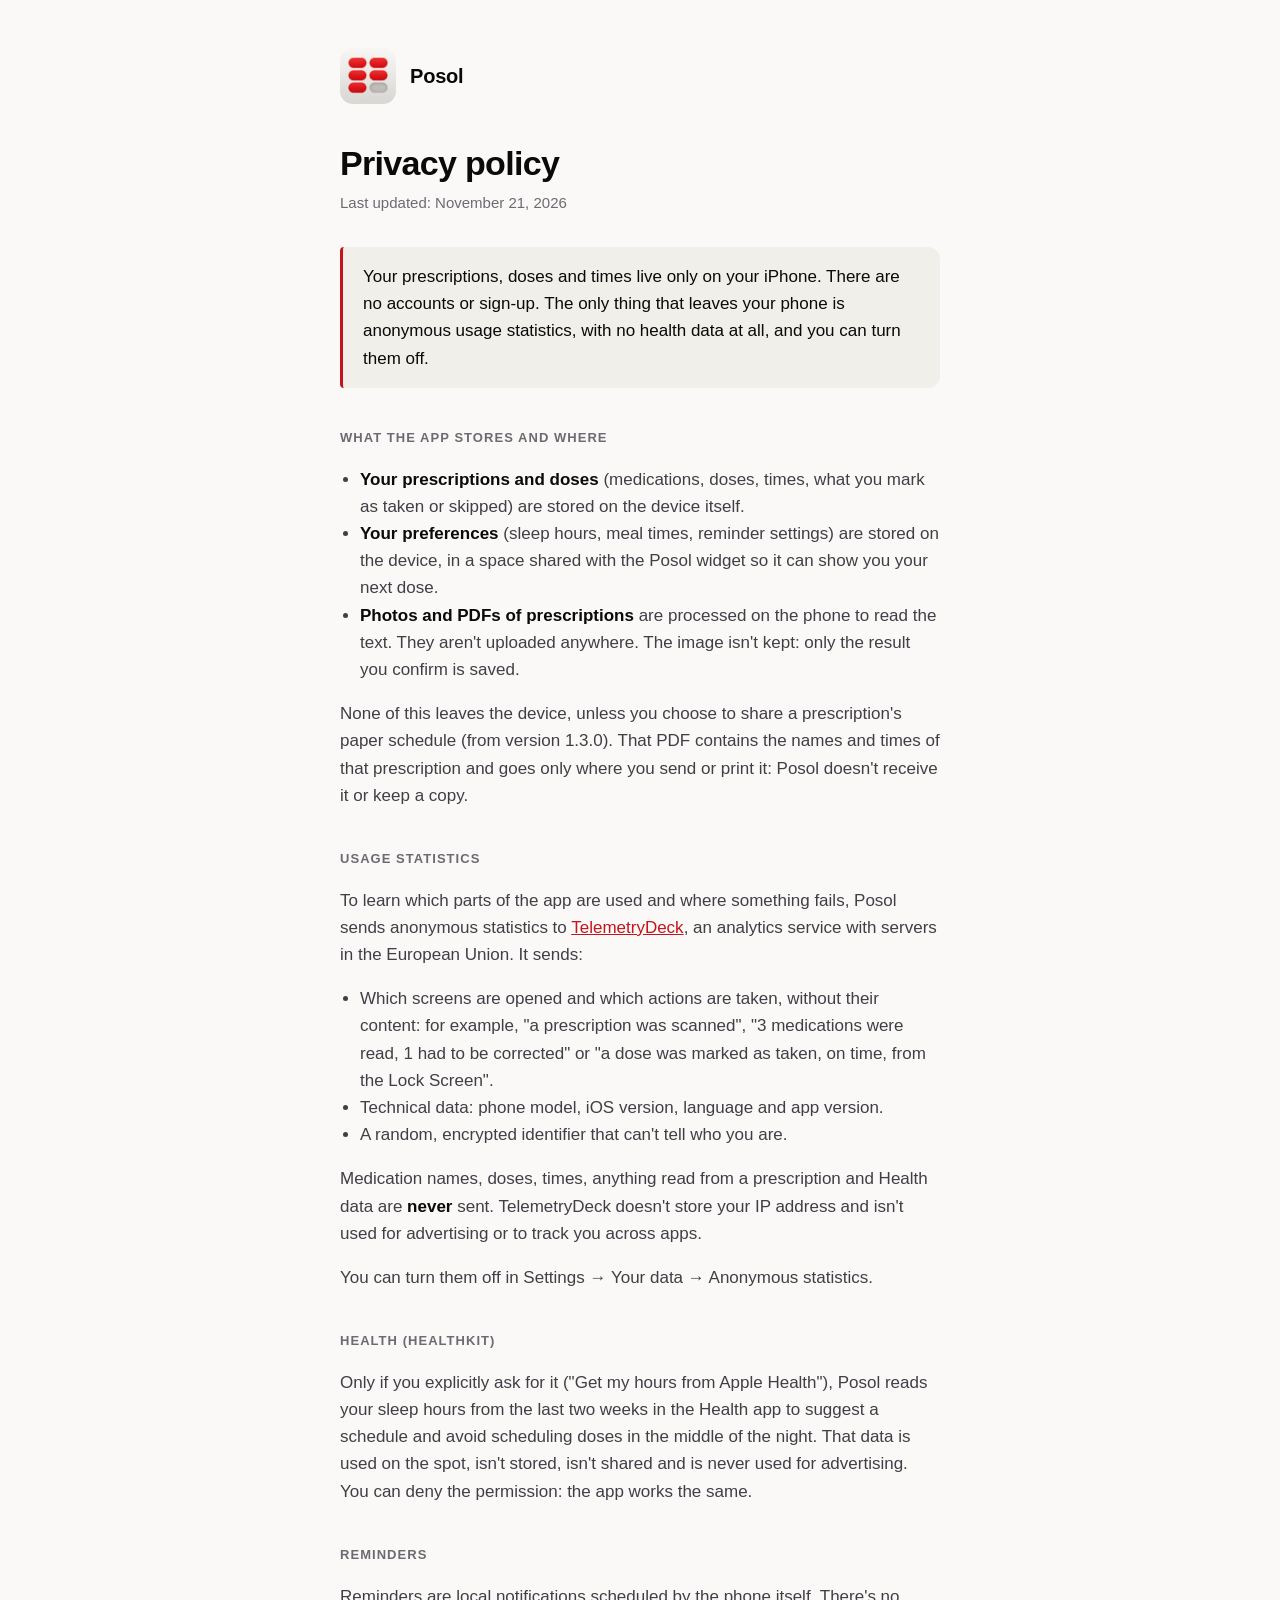
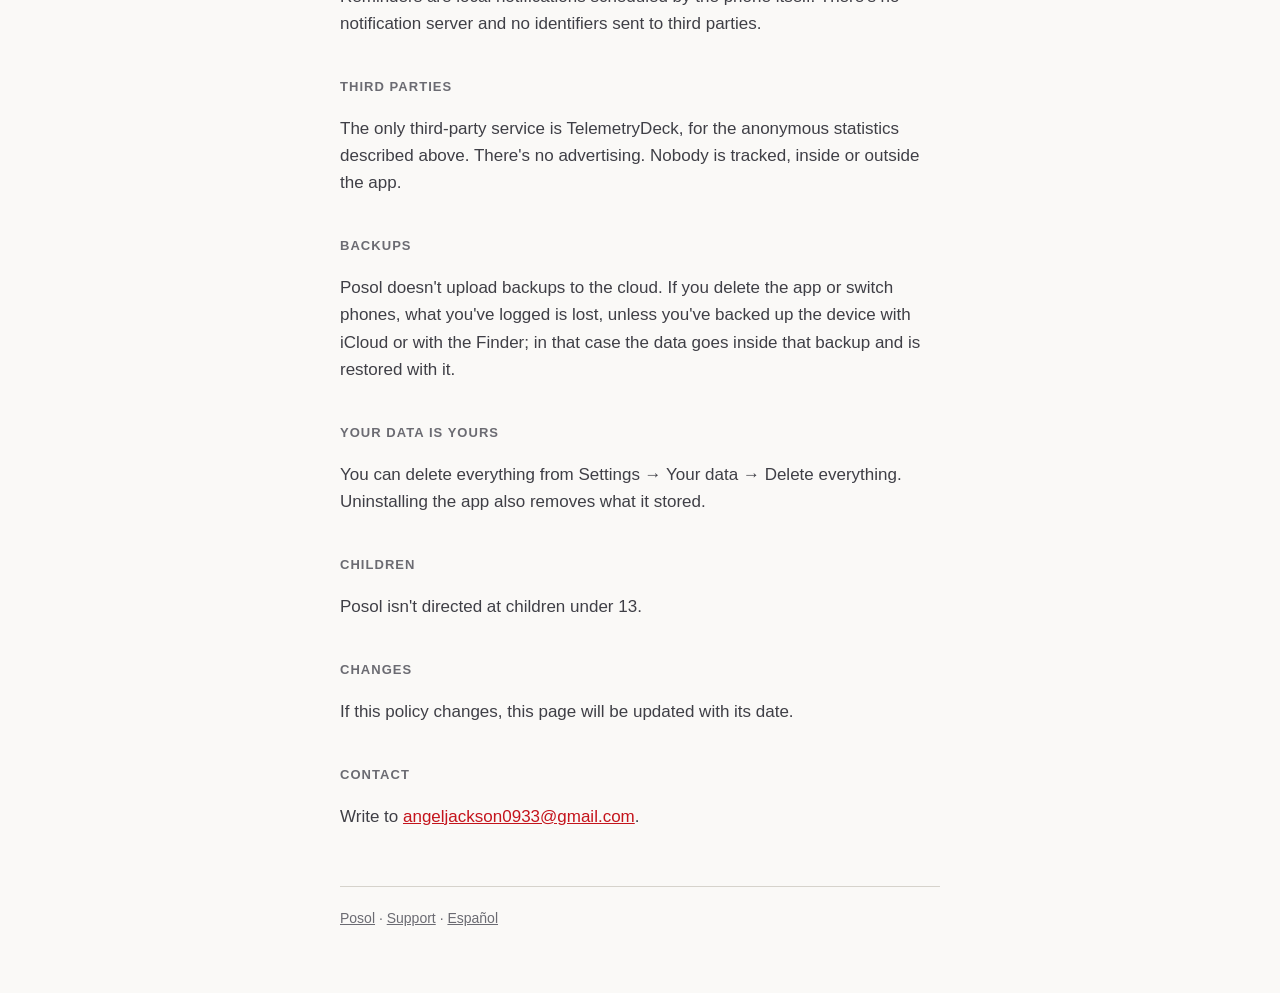
<file: posol/en/privacy/index.html>
<!doctype html>
<html lang="en">
<head>
  <meta charset="utf-8">
  <meta name="viewport" content="width=device-width, initial-scale=1">
  <title>Privacy · Posol</title>
  <meta name="description" content="Posol privacy policy. Your prescriptions and doses live only on your iPhone; only anonymous statistics are sent.">
  <link rel="icon" href="../../icono.png">
  <link rel="alternate" hreflang="es" href="https://dev-jackson.github.io/posol/privacidad/">
  <link rel="alternate" hreflang="en" href="https://dev-jackson.github.io/posol/en/privacy/">
  <link rel="stylesheet" href="../../estilo.css">
</head>
<body>
<main>
  <header class="marca">
    <img src="../../icono.png" alt="">
    <a href="../">Posol</a>
  </header>

  <h1>Privacy policy</h1>
  <p class="fecha">Last updated: November 21, 2026</p>

  <div class="corto">
    <p>Your prescriptions, doses and times live only on your iPhone. There are no accounts or sign-up. The only thing that leaves your phone is anonymous usage statistics, with no health data at all, and you can turn them off.</p>
  </div>

  <h2>What the app stores and where</h2>
  <ul>
    <li><strong>Your prescriptions and doses</strong> (medications, doses, times, what you mark as taken or skipped) are stored on the device itself.</li>
    <li><strong>Your preferences</strong> (sleep hours, meal times, reminder settings) are stored on the device, in a space shared with the Posol widget so it can show you your next dose.</li>
    <li><strong>Photos and PDFs of prescriptions</strong> are processed on the phone to read the text. They aren't uploaded anywhere. The image isn't kept: only the result you confirm is saved.</li>
  </ul>
  <p>None of this leaves the device, unless you choose to share a prescription's paper schedule (from version 1.3.0). That PDF contains the names and times of that prescription and goes only where you send or print it: Posol doesn't receive it or keep a copy.</p>

  <h2>Usage statistics</h2>
  <p>To learn which parts of the app are used and where something fails, Posol sends anonymous statistics to <a href="https://telemetrydeck.com/privacy/">TelemetryDeck</a>, an analytics service with servers in the European Union. It sends:</p>
  <ul>
    <li>Which screens are opened and which actions are taken, without their content: for example, "a prescription was scanned", "3 medications were read, 1 had to be corrected" or "a dose was marked as taken, on time, from the Lock Screen".</li>
    <li>Technical data: phone model, iOS version, language and app version.</li>
    <li>A random, encrypted identifier that can't tell who you are.</li>
  </ul>
  <p>Medication names, doses, times, anything read from a prescription and Health data are <strong>never</strong> sent. TelemetryDeck doesn't store your IP address and isn't used for advertising or to track you across apps.</p>
  <p>You can turn them off in Settings → Your data → Anonymous statistics.</p>

  <h2>Health (HealthKit)</h2>
  <p>Only if you explicitly ask for it ("Get my hours from Apple Health"), Posol reads your sleep hours from the last two weeks in the Health app to suggest a schedule and avoid scheduling doses in the middle of the night. That data is used on the spot, isn't stored, isn't shared and is never used for advertising. You can deny the permission: the app works the same.</p>

  <h2>Reminders</h2>
  <p>Reminders are local notifications scheduled by the phone itself. There's no notification server and no identifiers sent to third parties.</p>

  <h2>Third parties</h2>
  <p>The only third-party service is TelemetryDeck, for the anonymous statistics described above. There's no advertising. Nobody is tracked, inside or outside the app.</p>

  <h2>Backups</h2>
  <p>Posol doesn't upload backups to the cloud. If you delete the app or switch phones, what you've logged is lost, unless you've backed up the device with iCloud or with the Finder; in that case the data goes inside that backup and is restored with it.</p>

  <h2>Your data is yours</h2>
  <p>You can delete everything from Settings → Your data → Delete everything. Uninstalling the app also removes what it stored.</p>

  <h2>Children</h2>
  <p>Posol isn't directed at children under 13.</p>

  <h2>Changes</h2>
  <p>If this policy changes, this page will be updated with its date.</p>

  <h2>Contact</h2>
  <p>Write to <a href="mailto:angeljackson0933@gmail.com">angeljackson0933@gmail.com</a>.</p>

  <footer>
    <a href="../">Posol</a> · <a href="../support/">Support</a> · <a href="../../privacidad/" hreflang="es" lang="es">Español</a>
  </footer>
</main>
</body>
</html>
</file>
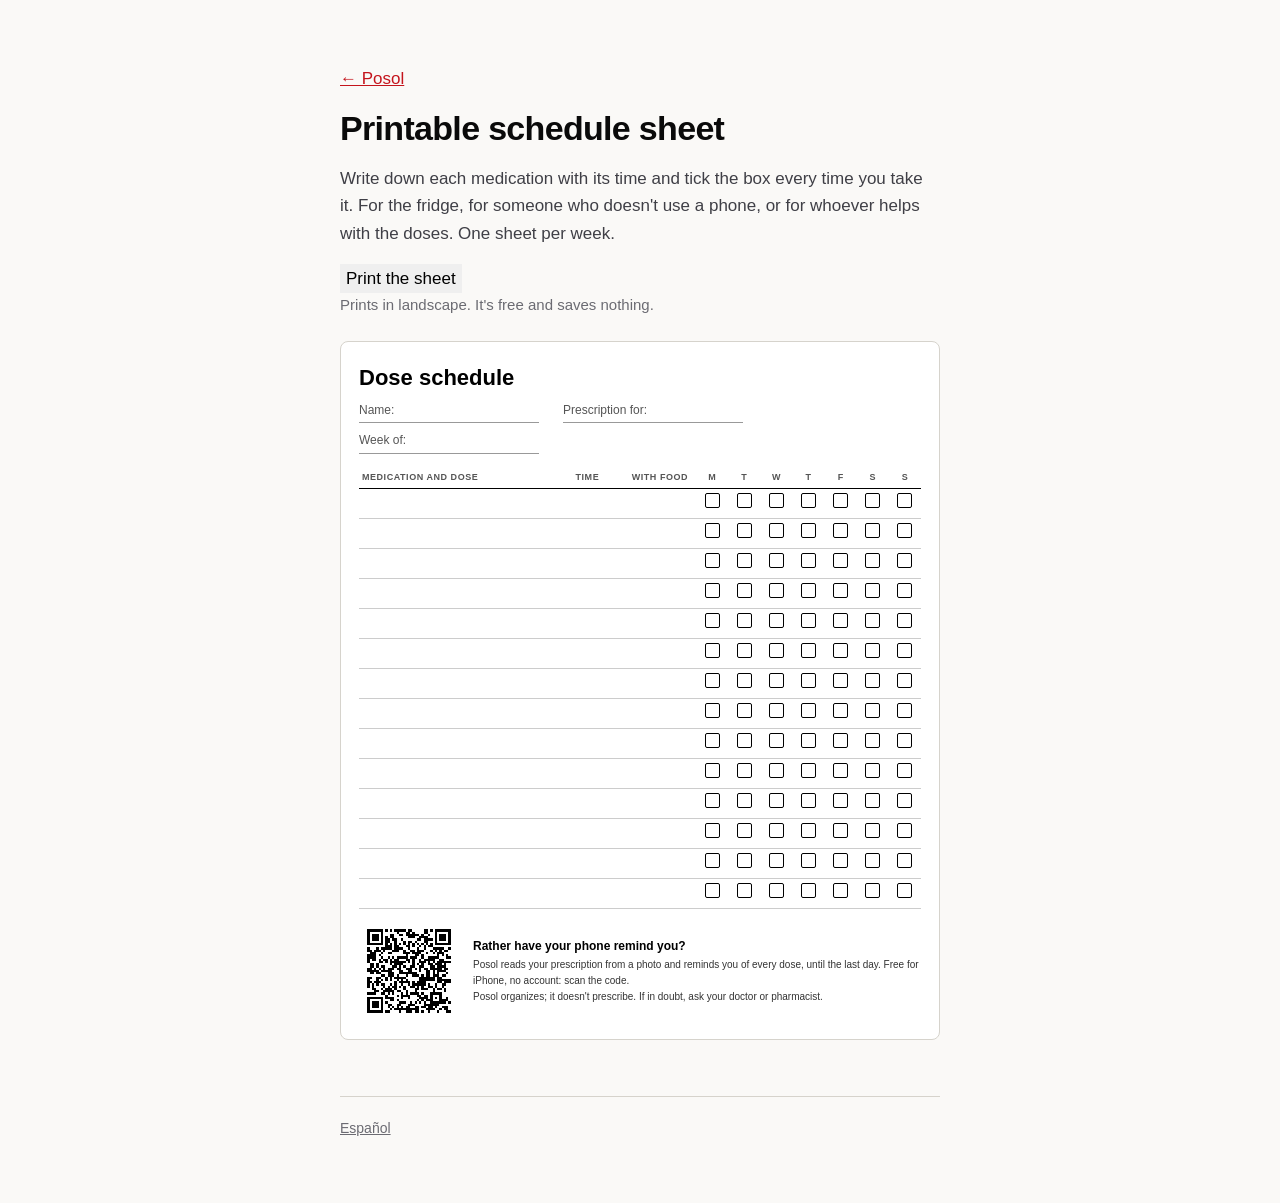
<file: posol/en/schedule/index.html>
<!doctype html>
<html lang="en">
<head>
  <meta charset="utf-8">
  <meta name="viewport" content="width=device-width, initial-scale=1">
  <title>Printable medication schedule sheet · Posol</title>
  <meta name="description" content="Free printable sheet: write down each medication and its time and tick a box for every dose. For the fridge or for whoever doesn't use a phone.">
  <link rel="icon" href="../../icono.png">
  <link rel="alternate" hreflang="es" href="https://dev-jackson.github.io/posol/horario/">
  <link rel="alternate" hreflang="en" href="https://dev-jackson.github.io/posol/en/schedule/">
  <link rel="stylesheet" href="../../estilo.css">
  <style>@media print { @page { size: landscape; } }</style>
</head>
<body>
<main>
  <div class="solo-pantalla">
  <p class="solo-pantalla"><a href="../">← Posol</a></p>
  <h1>Printable schedule sheet</h1><p>Write down each medication with its time and tick the box every time you take it. For the fridge, for someone who doesn't use a phone, or for whoever helps with the doses. One sheet per week.</p><button class="tienda imprimir" onclick="window.print()">Print the sheet</button><p class="nota">Prints in landscape. It's free and saves nothing.</p>
  </div>
  <div class="hoja">
    <h3>Dose schedule</h3>
    <div class="campos"><span>Name:</span><span>Prescription for:</span><span>Week of:</span></div>
    <table>
      <thead><tr><th style="width:38%">Medication and dose</th><th style="width:10%">Time</th><th style="width:12%">With food</th><th class="dia">M</th><th class="dia">T</th><th class="dia">W</th><th class="dia">T</th><th class="dia">F</th><th class="dia">S</th><th class="dia">S</th></tr></thead>
      <tbody>
<tr><td></td><td></td><td></td><td class="dia"></td><td class="dia"></td><td class="dia"></td><td class="dia"></td><td class="dia"></td><td class="dia"></td><td class="dia"></td></tr>
<tr><td></td><td></td><td></td><td class="dia"></td><td class="dia"></td><td class="dia"></td><td class="dia"></td><td class="dia"></td><td class="dia"></td><td class="dia"></td></tr>
<tr><td></td><td></td><td></td><td class="dia"></td><td class="dia"></td><td class="dia"></td><td class="dia"></td><td class="dia"></td><td class="dia"></td><td class="dia"></td></tr>
<tr><td></td><td></td><td></td><td class="dia"></td><td class="dia"></td><td class="dia"></td><td class="dia"></td><td class="dia"></td><td class="dia"></td><td class="dia"></td></tr>
<tr><td></td><td></td><td></td><td class="dia"></td><td class="dia"></td><td class="dia"></td><td class="dia"></td><td class="dia"></td><td class="dia"></td><td class="dia"></td></tr>
<tr><td></td><td></td><td></td><td class="dia"></td><td class="dia"></td><td class="dia"></td><td class="dia"></td><td class="dia"></td><td class="dia"></td><td class="dia"></td></tr>
<tr><td></td><td></td><td></td><td class="dia"></td><td class="dia"></td><td class="dia"></td><td class="dia"></td><td class="dia"></td><td class="dia"></td><td class="dia"></td></tr>
<tr><td></td><td></td><td></td><td class="dia"></td><td class="dia"></td><td class="dia"></td><td class="dia"></td><td class="dia"></td><td class="dia"></td><td class="dia"></td></tr>
<tr><td></td><td></td><td></td><td class="dia"></td><td class="dia"></td><td class="dia"></td><td class="dia"></td><td class="dia"></td><td class="dia"></td><td class="dia"></td></tr>
<tr><td></td><td></td><td></td><td class="dia"></td><td class="dia"></td><td class="dia"></td><td class="dia"></td><td class="dia"></td><td class="dia"></td><td class="dia"></td></tr>
<tr><td></td><td></td><td></td><td class="dia"></td><td class="dia"></td><td class="dia"></td><td class="dia"></td><td class="dia"></td><td class="dia"></td><td class="dia"></td></tr>
<tr><td></td><td></td><td></td><td class="dia"></td><td class="dia"></td><td class="dia"></td><td class="dia"></td><td class="dia"></td><td class="dia"></td><td class="dia"></td></tr>
<tr><td></td><td></td><td></td><td class="dia"></td><td class="dia"></td><td class="dia"></td><td class="dia"></td><td class="dia"></td><td class="dia"></td><td class="dia"></td></tr>
<tr><td></td><td></td><td></td><td class="dia"></td><td class="dia"></td><td class="dia"></td><td class="dia"></td><td class="dia"></td><td class="dia"></td><td class="dia"></td></tr>
      </tbody>
    </table>
    <div class="pie"><img src="../../qr-hoja.svg" alt="QR code to download Posol on the App Store"><div><strong>Rather have your phone remind you?</strong><p>Posol reads your prescription from a photo and reminds you of every dose, until the last day. Free for iPhone, no account: scan the code.</p><p>Posol organizes; it doesn't prescribe. If in doubt, ask your doctor or pharmacist.</p></div></div>
  </div>
  <footer class="solo-pantalla">
    <a href="../../horario/" hreflang="es">Español</a>
  </footer>
</main>
</body>
</html>
</file>
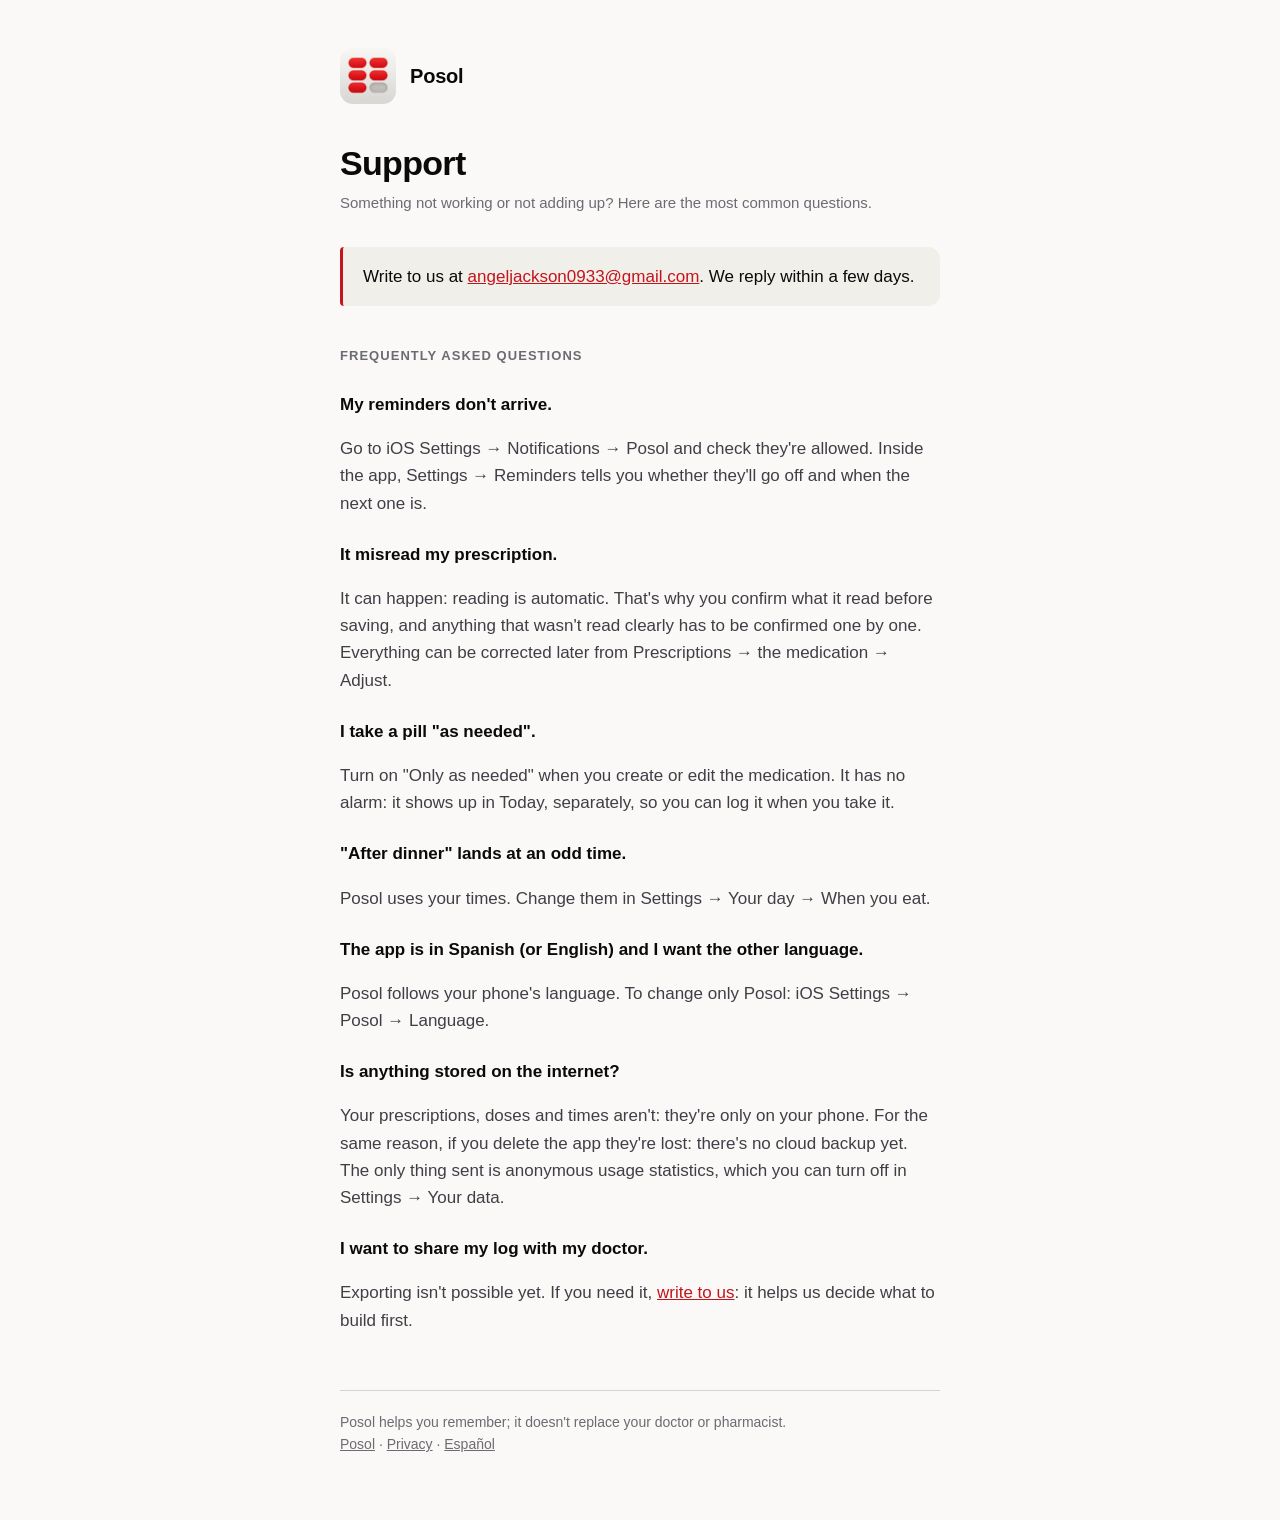
<file: posol/en/support/index.html>
<!doctype html>
<html lang="en">
<head>
  <meta charset="utf-8">
  <meta name="viewport" content="width=device-width, initial-scale=1">
  <title>Support · Posol</title>
  <meta name="description" content="Posol help and contact.">
  <link rel="icon" href="../../icono.png">
  <link rel="alternate" hreflang="es" href="https://dev-jackson.github.io/posol/soporte/">
  <link rel="alternate" hreflang="en" href="https://dev-jackson.github.io/posol/en/support/">
  <link rel="stylesheet" href="../../estilo.css">
</head>
<body>
<main>
  <header class="marca">
    <img src="../../icono.png" alt="">
    <a href="../">Posol</a>
  </header>

  <h1>Support</h1>
  <p class="fecha">Something not working or not adding up? Here are the most common questions.</p>

  <div class="corto">
    <p>Write to us at <a href="mailto:angeljackson0933@gmail.com?subject=Posol">angeljackson0933@gmail.com</a>. We reply within a few days.</p>
  </div>

  <h2>Frequently asked questions</h2>

  <h3>My reminders don't arrive.</h3>
  <p>Go to iOS Settings → Notifications → Posol and check they're allowed. Inside the app, Settings → Reminders tells you whether they'll go off and when the next one is.</p>

  <h3>It misread my prescription.</h3>
  <p>It can happen: reading is automatic. That's why you confirm what it read before saving, and anything that wasn't read clearly has to be confirmed one by one. Everything can be corrected later from Prescriptions → the medication → Adjust.</p>

  <h3>I take a pill "as needed".</h3>
  <p>Turn on "Only as needed" when you create or edit the medication. It has no alarm: it shows up in Today, separately, so you can log it when you take it.</p>

  <h3>"After dinner" lands at an odd time.</h3>
  <p>Posol uses your times. Change them in Settings → Your day → When you eat.</p>

  <h3>The app is in Spanish (or English) and I want the other language.</h3>
  <p>Posol follows your phone's language. To change only Posol: iOS Settings → Posol → Language.</p>

  <h3>Is anything stored on the internet?</h3>
  <p>Your prescriptions, doses and times aren't: they're only on your phone. For the same reason, if you delete the app they're lost: there's no cloud backup yet. The only thing sent is anonymous usage statistics, which you can turn off in Settings → Your data.</p>

  <h3>I want to share my log with my doctor.</h3>
  <p>Exporting isn't possible yet. If you need it, <a href="mailto:angeljackson0933@gmail.com?subject=Posol%3A%20export">write to us</a>: it helps us decide what to build first.</p>

  <footer>
    Posol helps you remember; it doesn't replace your doctor or pharmacist.<br>
    <a href="../">Posol</a> · <a href="../privacy/">Privacy</a> · <a href="../../soporte/" hreflang="es" lang="es">Español</a>
  </footer>
</main>
</body>
</html>
</file>
<file: posol/estilo.css>
/* Misma paleta que la app (Dosis/Design/Theme.swift). */
:root {
  --bg: #FAF9F7;
  --surface: #F1EFEA;
  --line: #D6D3CC;
  --text: #0A0A0A;
  --dim: #3F3F46;
  --faint: #6B6B72;
  --red: #C4141C;
  color-scheme: light dark;
}
@media (prefers-color-scheme: dark) {
  :root {
    --bg: #0B0B0C;
    --surface: #17171A;
    --line: #2E2E33;
    --text: #FFFFFF;
    --dim: #BDBDBD;
    --faint: #8F8F8F;
    --red: #D71921;
  }
}

* { box-sizing: border-box; }

body {
  margin: 0;
  background: var(--bg);
  color: var(--text);
  font: 17px/1.6 -apple-system, BlinkMacSystemFont, "SF Pro Text", "Helvetica Neue", Arial, sans-serif;
  -webkit-text-size-adjust: 100%;
}

main {
  max-width: 640px;
  margin: 0 auto;
  padding: 48px 20px 64px;
}

header.marca {
  display: flex;
  align-items: center;
  gap: 14px;
  margin-bottom: 40px;
}
header.marca img {
  width: 56px;
  height: 56px;
  border-radius: 13px;
}
header.marca a {
  color: inherit;
  text-decoration: none;
  font-weight: 700;
  font-size: 20px;
  letter-spacing: -0.01em;
}

h1 {
  font-size: 34px;
  line-height: 1.15;
  letter-spacing: -0.02em;
  margin: 0 0 8px;
}
h2 {
  font-size: 13px;
  font-weight: 600;
  letter-spacing: 0.08em;
  text-transform: uppercase;
  color: var(--faint);
  margin: 40px 0 8px;
}
h3 {
  font-size: 17px;
  margin: 24px 0 4px;
}

p, li { color: var(--dim); }
strong { color: var(--text); }

.fecha {
  color: var(--faint);
  font-size: 15px;
  margin: 0 0 32px;
}

/* El resumen corto: la única cosa que casi todos van a leer. */
.corto {
  background: var(--surface);
  border-left: 3px solid var(--red);
  border-radius: 4px 12px 12px 4px;
  padding: 16px 20px;
  margin: 0 0 8px;
}
.corto p { margin: 0; color: var(--text); }

a { color: var(--red); }

ul { padding-left: 20px; }

nav.enlaces {
  display: flex;
  flex-wrap: wrap;
  gap: 12px;
  margin-top: 32px;
}
nav.enlaces a {
  display: inline-block;
  padding: 10px 18px;
  border: 1px solid var(--line);
  border-radius: 999px;
  color: var(--text);
  text-decoration: none;
  font-weight: 600;
  font-size: 15px;
}
nav.enlaces a:hover { border-color: var(--red); }

footer {
  margin-top: 56px;
  padding-top: 20px;
  border-top: 1px solid var(--line);
  color: var(--faint);
  font-size: 14px;
}
footer a { color: var(--faint); }

/* Llamada a la acción: una sola por página, la de la tienda. */
a.tienda {
  display: inline-block;
  margin: 24px 0 8px;
  padding: 14px 24px;
  border-radius: 999px;
  background: var(--text);
  color: var(--bg);
  text-decoration: none;
  font-weight: 700;
  font-size: 17px;
}
.nota { color: var(--faint); font-size: 15px; margin: 0 0 24px; }

ul.piezas { list-style: none; padding: 0; }
ul.piezas li { margin: 0 0 14px; }
ul.piezas strong { display: block; }

/* Hojas para imprimir: tinta negra sobre blanco, sin la interfaz de la web. */
.imprimir { border: 0; cursor: pointer; font: inherit; }
.hoja { background: #fff; color: #000; border: 1px solid var(--line); border-radius: 8px; padding: 18px; overflow-x: auto; }
.hoja p, .hoja li { color: #333; }
.hoja h3 { margin: 0 0 2px; font-size: 22px; color: #000; }
.hoja .campos { display: flex; flex-wrap: wrap; gap: 8px 24px; font-size: 12px; color: #555; margin: 6px 0 12px; }
.hoja .campos span { min-width: 180px; border-bottom: 1px solid #999; padding-bottom: 2px; }
.hoja table { border-collapse: collapse; width: 100%; font-size: 11px; }
.hoja th { font-weight: 600; text-transform: uppercase; letter-spacing: 0.06em; font-size: 9px; color: #555; text-align: left; padding: 4px 3px; border-bottom: 1.5px solid #000; }
.hoja td { border-bottom: 1px solid #ccc; height: 30px; padding: 0 3px; }
.hoja td.dia, .hoja th.dia { width: 26px; text-align: center; }
.hoja td.dia::after { content: ""; display: inline-block; width: 13px; height: 13px; border: 1px solid #000; border-radius: 2px; }
.hoja .pie { display: flex; align-items: center; gap: 14px; margin-top: 12px; font-size: 10px; color: #555; }
.hoja .pie img { width: 100px; height: 100px; padding: 6px; background: #fff; }
.hoja .pie p { margin: 0; font-size: 10px; }
.hoja .pie strong { color: #000; font-size: 12px; }

.tarjetas { display: grid; grid-template-columns: repeat(auto-fill, minmax(85mm, 1fr)); gap: 0; }
.tarjeta { background: #fff; color: #000; border: 1px dashed #aaa; height: 55mm; padding: 5mm; display: flex; gap: 4mm; align-items: center; }
.tarjeta img.qr { width: 30mm; height: 30mm; flex: none; padding: 1mm; background: #fff; }
.tarjeta strong { display: block; font-size: 15px; color: #000; line-height: 1.2; }
.tarjeta p { margin: 2mm 0 0; font-size: 10px; line-height: 1.35; color: #333; }
.tarjeta small { display: block; margin-top: 2mm; font-size: 8px; color: #666; }

@media print {
  @page { margin: 10mm; }
  body { background: #fff; color: #000; font-size: 12px; }
  main { max-width: none; padding: 0; }
  .solo-pantalla { display: none !important; }
  .hoja { border: 0; padding: 0; overflow: visible; }
}
</file>
